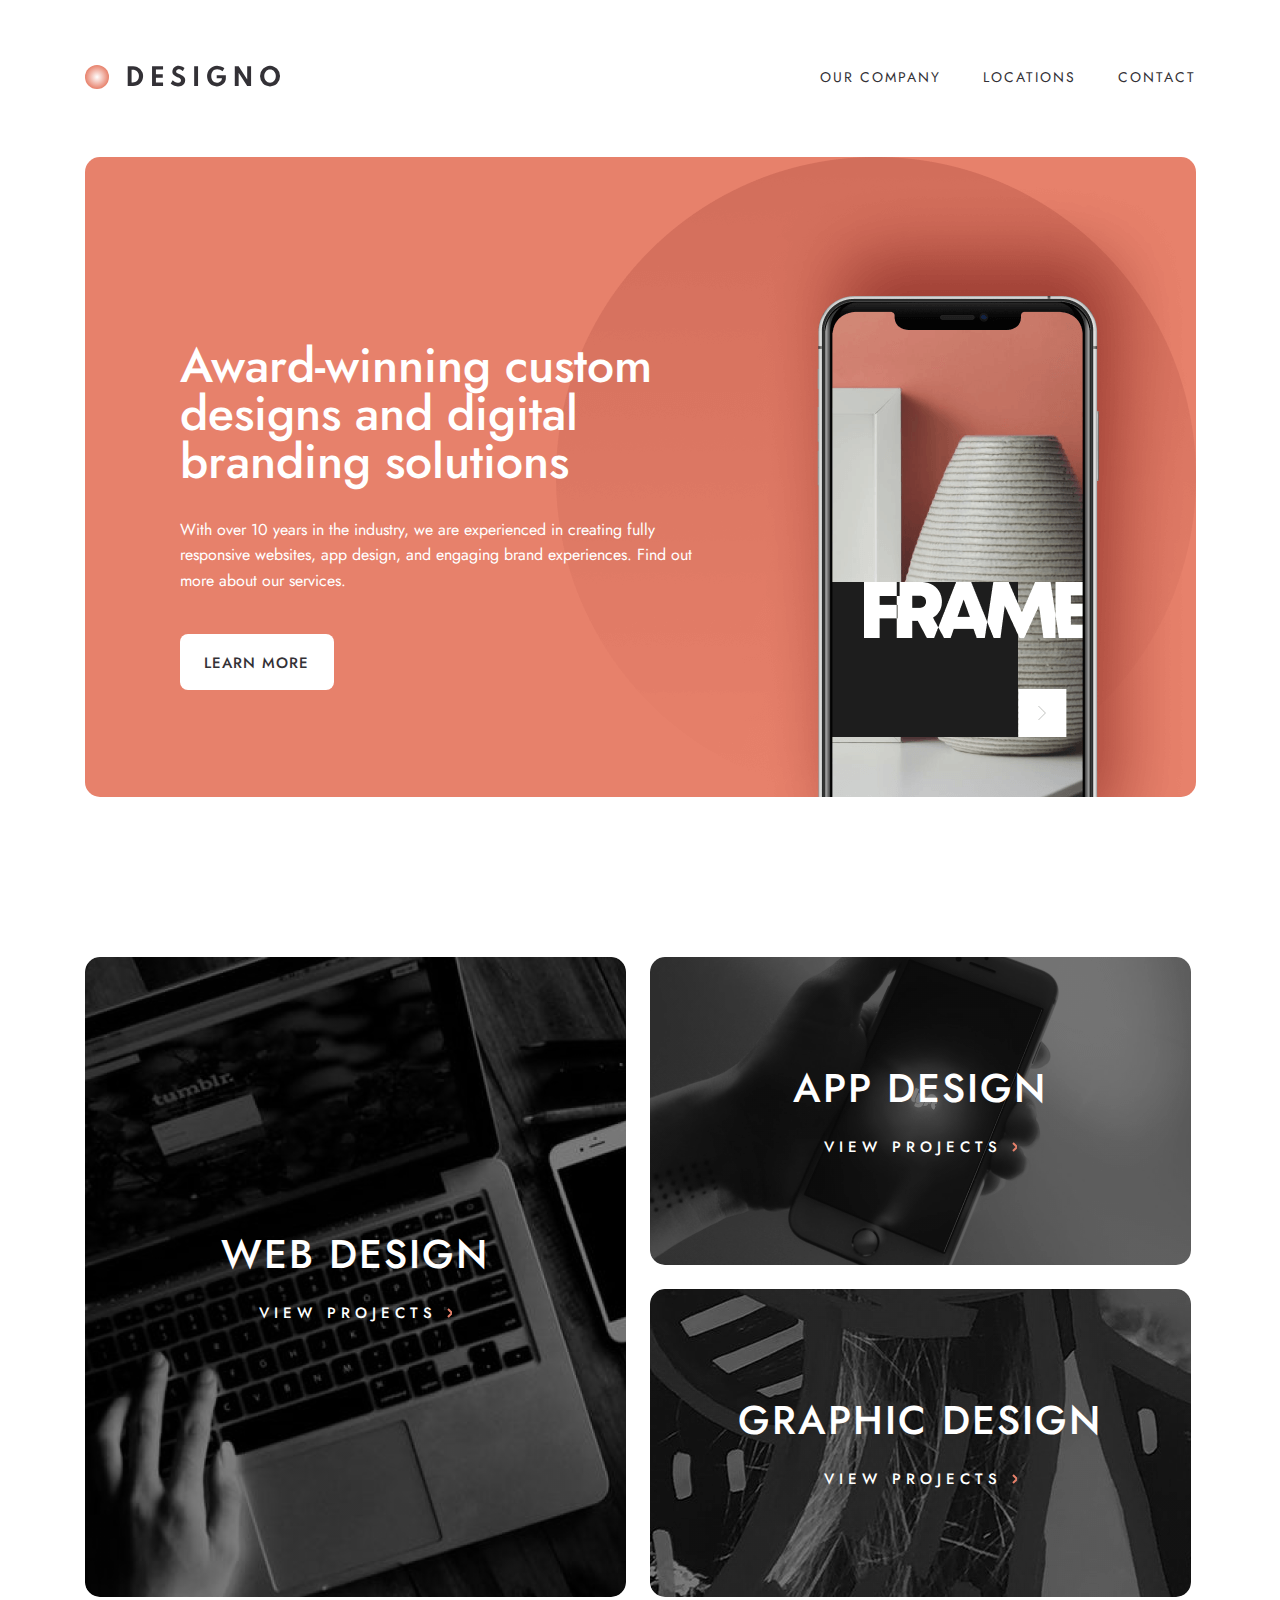
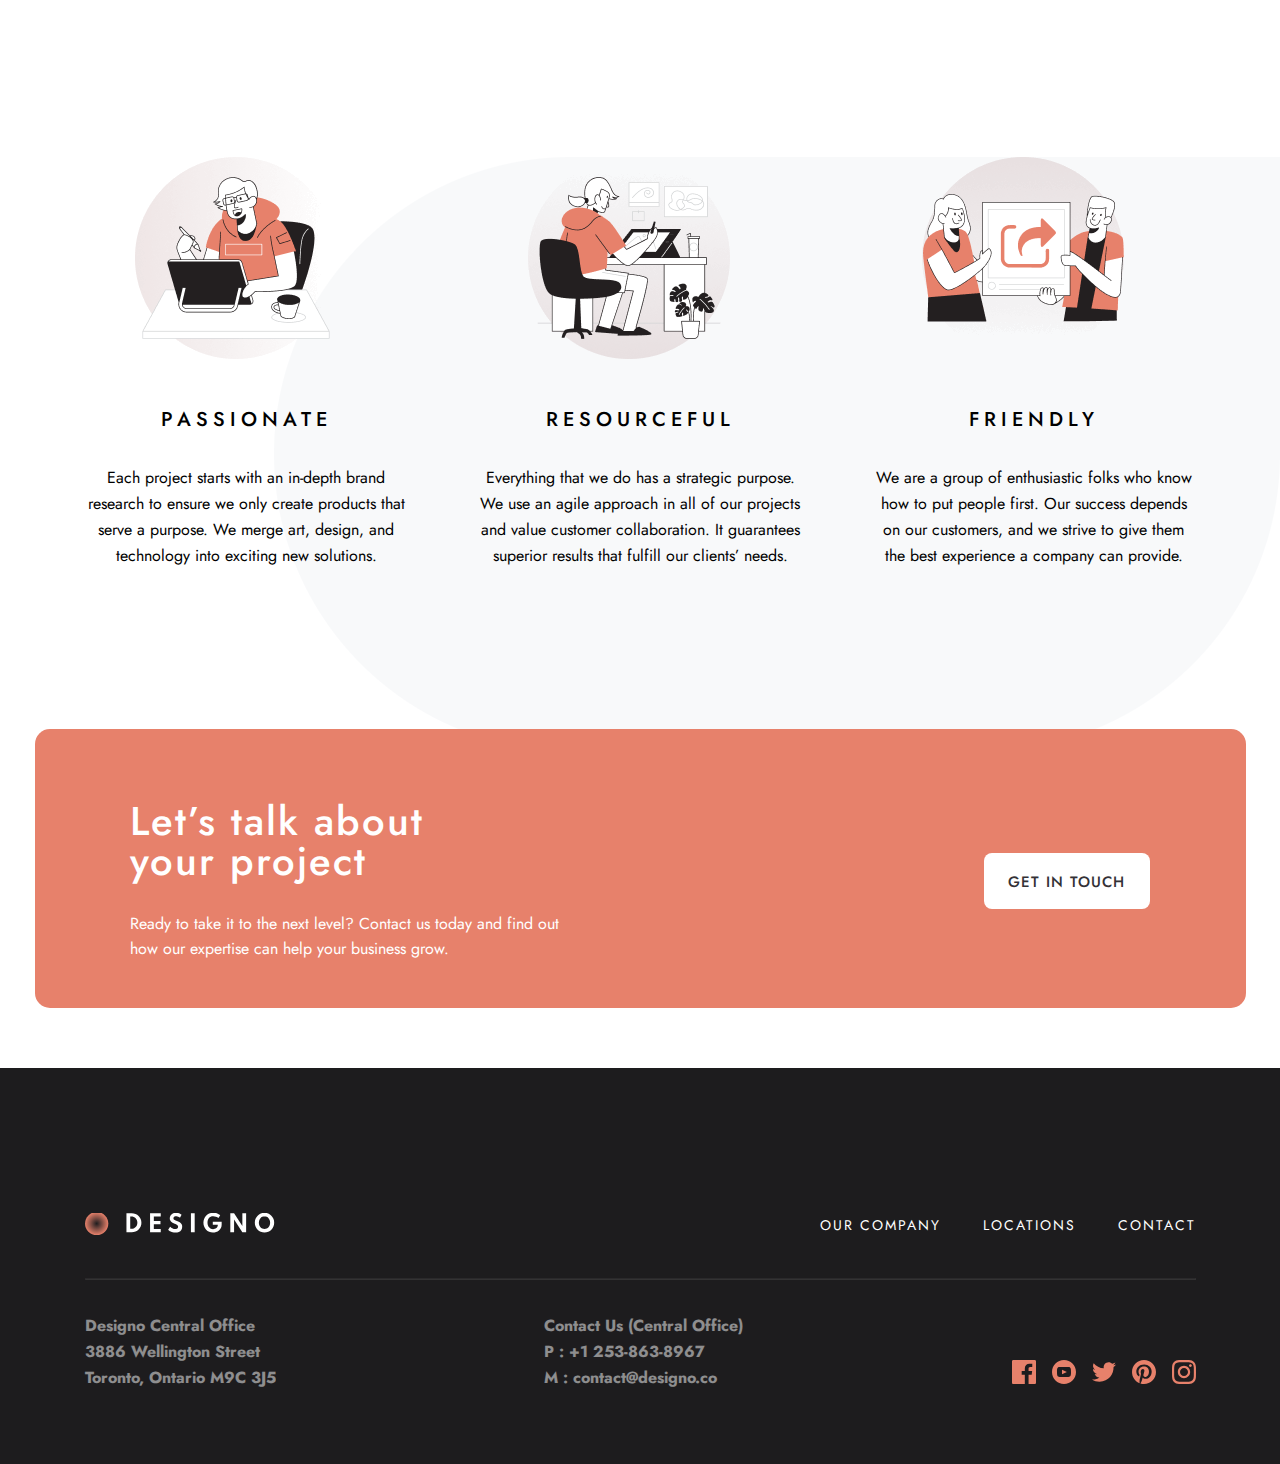
<file: index.html>
<!DOCTYPE html>
<html lang="en">
  <head>
    <meta charset="UTF-8" />
    <meta name="viewport" content="width=device-width, initial-scale=1.0" />
    <title>Designo</title>
    <link rel="stylesheet" href="./css/style.css" />
  </head>
  <body>
    <!-- HEADER START -->
    <header class="header">
      <div class="container header__container">
        <a href="./index.html" class="site__logo">
          <img src="./images/site-logo.svg" alt="" class="site__logo-img" />
        </a>

        <nav class="site__nav">
          <ul class="site__nav-list">
            <li class="nav__item">
              <a href="./about.html" class="sitenav__link">OUR COMPANY</a>
            </li>
            <li class="nav__item">
              <a href="./location.html" class="sitenav__link">LOCATIONS</a>
            </li>
            <li class="nav__item">
              <a href="./contact.html" class="sitenav__link">CONTACT</a>
            </li>
          </ul>
        </nav>

        <img src="./images/hamburger.svg" alt="" class="hamburger" />
      </div>
    </header>
    <!-- HEADER END -->

    <!-- MAIN START-->
    <main class="main">
      <!-- HERO SECTION START -->
      <section class="hero">
        <div class="container hero__container">
          <div class="hero__wrapper">
            <h1 class="hero__title">
              Award-winning custom designs and digital branding solutions
            </h1>
            <p class="hero__text">
              With over 10 years in the industry, we are experienced in creating
              fully responsive websites, app design, and engaging brand
              experiences. Find out more about our services.
            </p>

            <a href="#" class="btn btn-dark hero-btn">LEARN MORE</a>
          </div>

          <!-- <img src="./images/hero-img.png" alt="A phone" class="hero__img" /> -->
          <!-- 
          <img src="./images/oval.png" alt="" class="oval__img" /> -->
        </div>
      </section>
      <!-- HERO SECTION END -->

      <!-- PROJECT SECTION START -->
      <section class="project">
        <div class="container project__container">
          <div class="web__design">
            <h2 class="web__design-title">WEB DESIGN</h2>
            <a href="./webdesign.html" class="web__design-link"
              >VIEW PROJECTS <img src="./images/arrow.svg" alt="" class="arrow"
            /></a>
          </div>
          <div class="web__design">
            <h2 class="web__design-title">APP DESIGN</h2>
            <a href="./appdesign.html" class="web__design-link"
              >VIEW PROJECTS <img src="./images/arrow.svg" alt="" class="arrow"
            /></a>
          </div>
          <div class="web__design">
            <h2 class="web__design-title">GRAPHIC DESIGN</h2>
            <a href="./graphdesign.html" class="web__design-link"
              >VIEW PROJECTS <img src="./images/arrow.svg" alt="" class="arrow"
            /></a>
          </div>
        </div>
      </section>
      <!-- PROJECT SECTION END -->

      <!-- CTA SECTION START -->

      <section class="cta">
        <div class="container cta__container">
          <ul class="cta__list">
            <li class="cta__item">
              <img src="./images/cta1.png" alt="" class="cta__img" />
              <div class="items__wrapper">
                <h3 class="cta__title">PASSIONATE</h3>
                <p class="cta__text">
                  Each project starts with an in-depth brand research to ensure
                  we only create products that serve a purpose. We merge art,
                  design, and technology into exciting new solutions.
                </p>
              </div>
            </li>

            <li class="cta__item">
              <img src="./images/cta2.png" alt="" class="cta__img" />
              <div class="items__wrapper">
                <h3 class="cta__title">RESOURCEFUL</h3>
                <p class="cta__text">
                  Everything that we do has a strategic purpose. We use an agile
                  approach in all of our projects and value customer
                  collaboration. It guarantees superior results that fulfill our
                  clients’ needs.
                </p>
              </div>
            </li>

            <li class="cta__item">
              <img src="./images/cta3.png" alt="" class="cta__img" />
              <div class="items__wrapper">
                <h3 class="cta__title">FRIENDLY</h3>
                <p class="cta__text">
                  We are a group of enthusiastic folks who know how to put
                  people first. Our success depends on our customers, and we
                  strive to give them the best experience a company can provide.
                </p>
              </div>
            </li>
          </ul>
        </div>

        <img src="./images/cta-bg.png" alt="" class="cta__bg" />
      </section>

      <!-- CTA SECTION END -->

      <!-- TOUCH SECTION START -->

      <section class="touch">
        <div class="container touch__container">
          <div class="touch__wrapper">
            <h2 class="touch__title">
              Let’s talk about <br />
              your project
            </h2>

            <p class="touch__desc">
              Ready to take it to the next level? Contact us today and find out
              how our expertise can help your business grow.
            </p>
          </div>

          <a href="#" class="btn btn-light touch-btn">Get in touch</a>
        </div>
      </section>

      <!-- TOUCH SECTION END -->
    </main>
    <!-- MAIN END-->

    <!-- FOOTER START -->
    <footer class="footer">
      <div class="container footer__container">
        <div class="footer__wrapper">
          <a href="./index.html" class="site__logo footer__logo">
            <img
              src="./images/site-logo-foter.svg"
              alt=""
              class="site__logo-img footer__logo-img"
            />
          </a>
          <ul class="site__nav-list">
            <li class="nav__item">
              <a href="./about.html" class="sitenav__link footer__link"
                >OUR COMPANY</a
              >
            </li>
            <li class="nav__item">
              <a href="./location.html" class="sitenav__link footer__link"
                >LOCATIONS</a
              >
            </li>
            <li class="nav__item">
              <a href="./location.html" class="sitenav__link footer__link"
                >CONTACT</a
              >
            </li>
          </ul>
        </div>

        <hr class="footer__line" />

        <div class="footer__bottom">
          <p class="footer__left-text">
            Designo Central Office <br />
            3886 Wellington Street <br />
            Toronto, Ontario M9C 3J5
          </p>

          <p class="footer__left-text middle">
            Contact Us (Central Office) <br />
            P : +1 253-863-8967 <br />
            M : contact@designo.co
          </p>

          <div class="footer__socials">
            <a href="#" class="footer__socials-link">
              <img
                src="./images/socials.svg"
                alt=""
                class="footer__social-img"
              />
            </a>
          </div>
        </div>
      </div>
    </footer>
    <!-- FOOTER END -->
  </body>
</html>
</file>
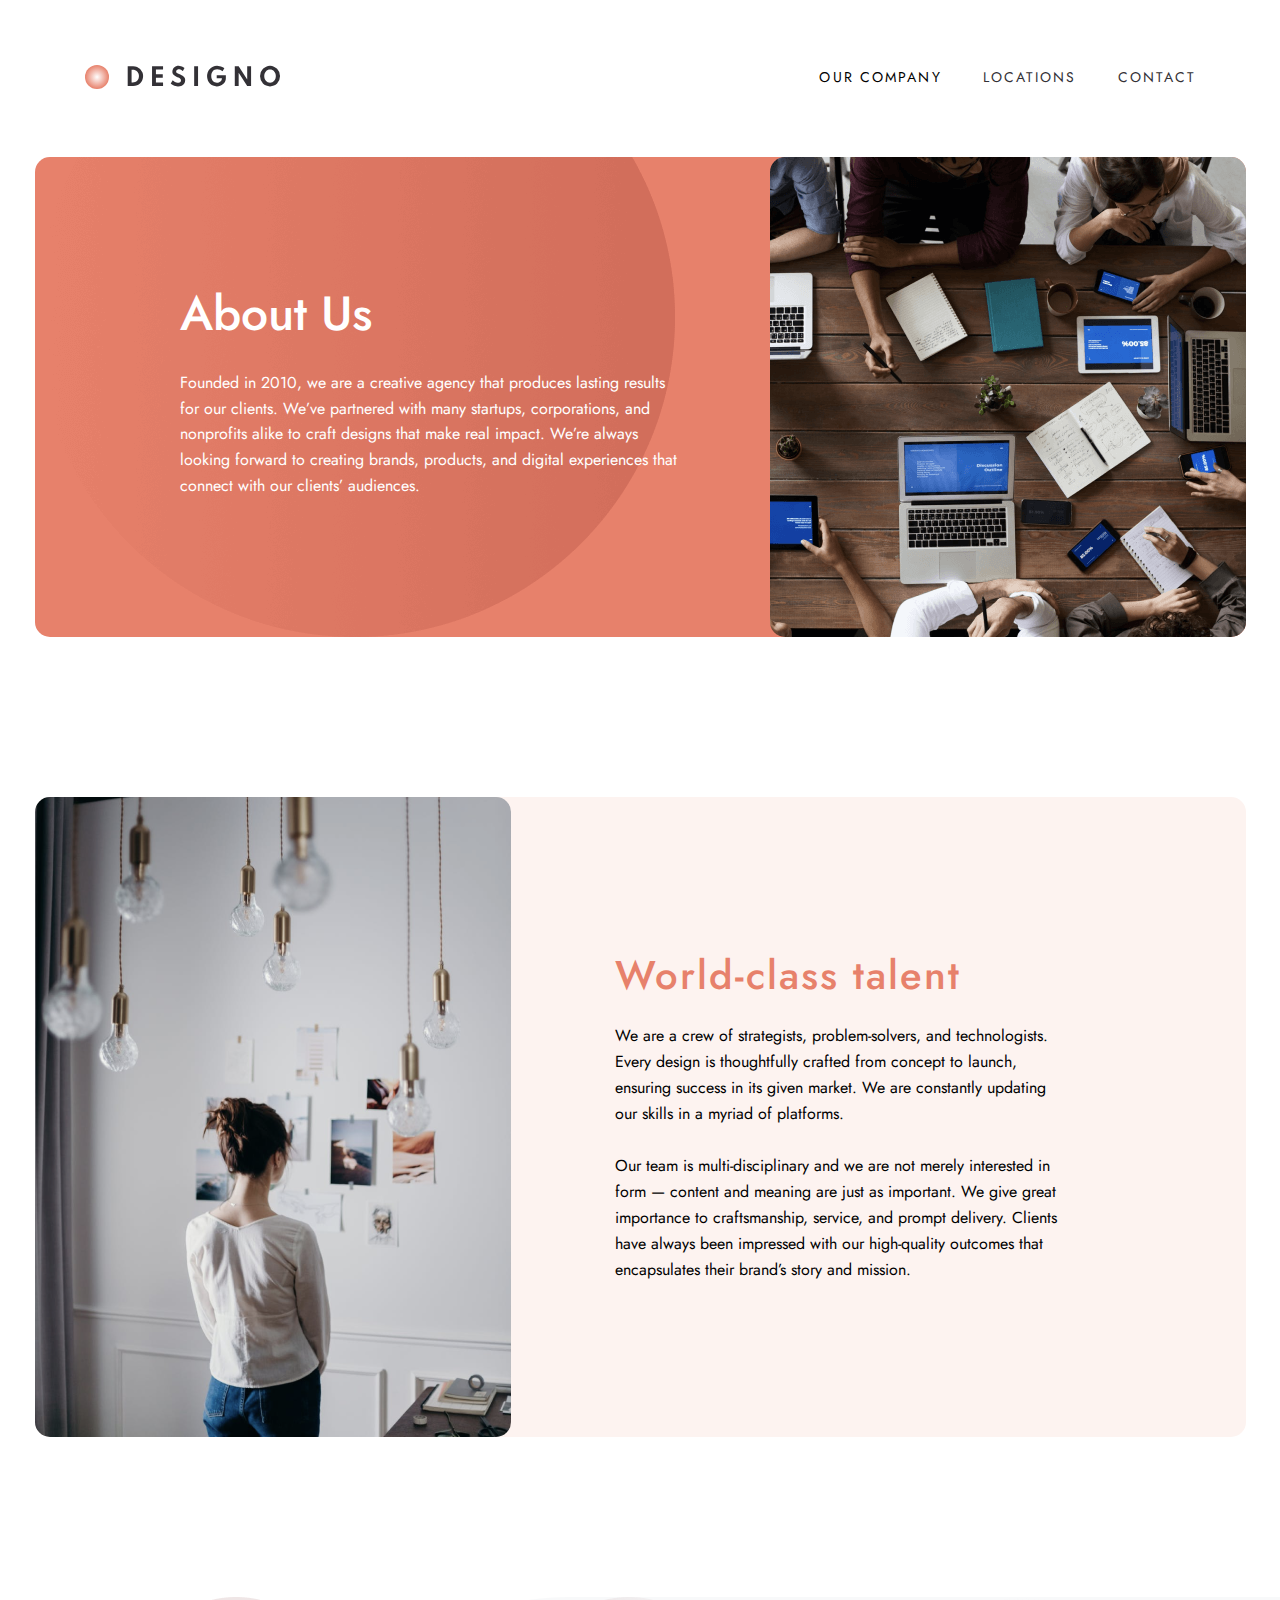
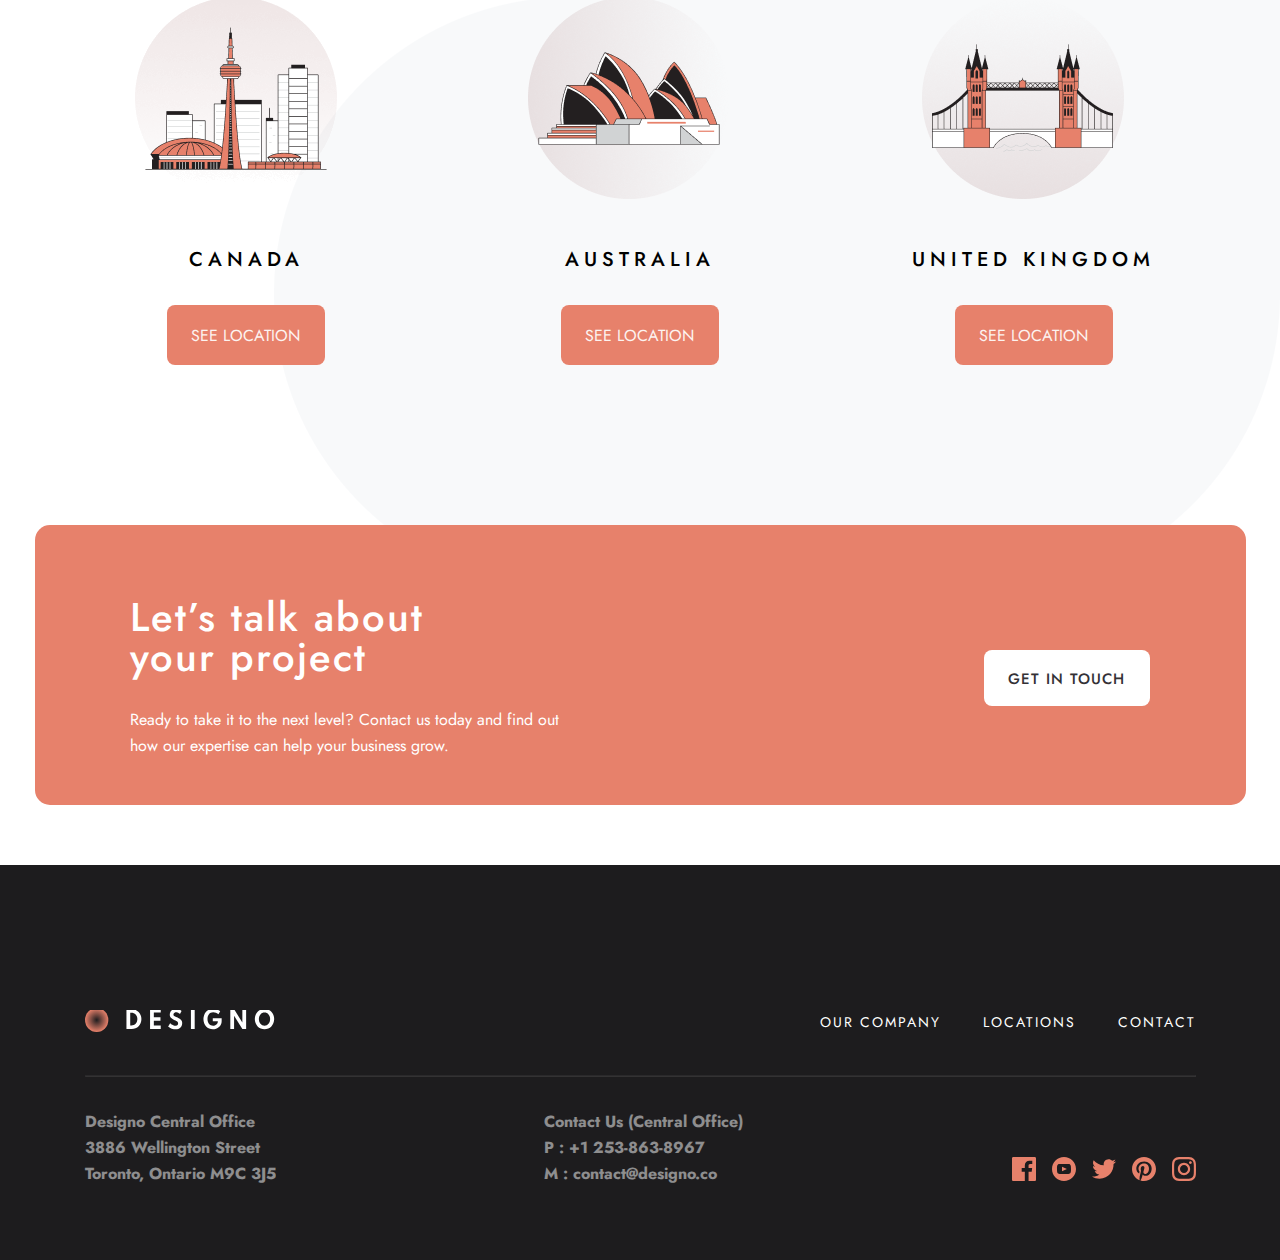
<file: about.html>
<!DOCTYPE html>
<html lang="en">
  <head>
    <meta charset="UTF-8" />
    <meta name="viewport" content="width=device-width, initial-scale=1.0" />
    <title>Designo | About</title>
    <link rel="stylesheet" href="./css/style.css" />
  </head>
  <body>
    <!-- HEADER START -->
    <header class="header">
      <div class="container header__container">
        <a href="./index.html" class="site__logo">
          <img src="./images/site-logo.svg" alt="" class="site__logo-img" />
        </a>

        <nav class="site__nav">
          <ul class="site__nav-list">
            <li class="nav__item">
              <a id="active" href="./about.html" class="sitenav__link"
                >OUR COMPANY</a
              >
            </li>
            <li class="nav__item">
              <a href="./location.html" class="sitenav__link">LOCATIONS</a>
            </li>
            <li class="nav__item">
              <a href="./contact.html" class="sitenav__link">CONTACT</a>
            </li>
          </ul>
        </nav>

        <img src="./images/hamburger.svg" alt="" class="hamburger" />
      </div>
    </header>
    <!-- HEADER END -->

    <!-- MAIN START-->
    <main class="main">
      <!-- HERO SECTION START -->
      <section class="hero">
        <div class="container about__container">
          <div class="about__wrapper">
            <h1 class="hero__title about__title">About Us</h1>
            <p class="hero__text">
              Founded in 2010, we are a creative agency that produces lasting
              results for our clients. We’ve partnered with many startups,
              corporations, and nonprofits alike to craft designs that make real
              impact. We’re always looking forward to creating brands, products,
              and digital experiences that connect with our clients’ audiences.
            </p>
          </div>

          <img src="./images/about-bg.png" alt="" class="about-bg" />
        </div>
      </section>
      <!-- HERO SECTION END -->

      <!-- PROJECT SECTION START -->
      <section class="talant">
        <div class="container talant__container">
          <div class="img__wrapper">
            <img src="./images/talant-bg.png" alt="" class="talant__img" />
          </div>

          <div class="talant__wrapper">
            <h2 class="talant__title">World-class talent</h2>

            <p class="talant__desc">
              We are a crew of strategists, problem-solvers, and technologists.
              Every design is thoughtfully crafted from concept to launch,
              ensuring success in its given market. We are constantly updating
              our skills in a myriad of platforms. <br />
              <br />

              Our team is multi-disciplinary and we are not merely interested in
              form — content and meaning are just as important. We give great
              importance to craftsmanship, service, and prompt delivery. Clients
              have always been impressed with our high-quality outcomes that
              encapsulates their brand’s story and mission.
            </p>
          </div>
        </div>
      </section>
      <!-- PROJECT SECTION END -->

      <!-- CTA SECTION START -->

      <section class="cta">
        <div class="container cta__container">
          <ul class="cta__list">
            <li class="cta__item">
              <img src="./images/loc1.png" alt="" class="cta__img" />
              <div class="items__wrapper">
                <h3 class="cta__title">CANADA</h3>
                <a href="#" class="btn see__loc btn-light">SEE LOCATION</a>
              </div>
            </li>

            <li class="cta__item">
              <img src="./images/loc2.png" alt="" class="cta__img" />
              <div class="items__wrapper">
                <h3 class="cta__title">AUSTRALIA</h3>
                <a href="#" class="btn see__loc btn-light">SEE LOCATION</a>
              </div>
            </li>

            <li class="cta__item">
              <img src="./images/loc3.png" alt="" class="cta__img" />
              <div class="items__wrapper">
                <h3 class="cta__title">UNITED KINGDOM</h3>
                <a href="#" class="btn see__loc btn-light">SEE LOCATION</a>
              </div>
            </li>
          </ul>
        </div>

        <img src="./images/cta-bg.png" alt="" class="cta__bg" />
      </section>

      <!-- CTA SECTION END -->

      <!-- TOUCH SECTION START -->

      <section class="touch">
        <div class="container touch__container">
          <div class="touch__wrapper">
            <h2 class="touch__title">
              Let’s talk about <br />
              your project
            </h2>

            <p class="touch__desc">
              Ready to take it to the next level? Contact us today and find out
              how our expertise can help your business grow.
            </p>
          </div>

          <a href="#" class="btn btn-light touch-btn">Get in touch</a>
        </div>
      </section>

      <!-- TOUCH SECTION END -->
    </main>
    <!-- MAIN END-->

    <!-- FOOTER START -->
    <footer class="footer">
      <div class="container footer__container">
        <div class="footer__wrapper">
          <a href="./index.html" class="site__logo footer__logo">
            <img
              src="./images/site-logo-foter.svg"
              alt=""
              class="site__logo-img footer__logo-img"
            />
          </a>
          <ul class="site__nav-list">
            <li class="nav__item">
              <a href="./about.html" class="sitenav__link footer__link"
                >OUR COMPANY</a
              >
            </li>
            <li class="nav__item">
              <a href="./location.html" class="sitenav__link footer__link"
                >LOCATIONS</a
              >
            </li>
            <li class="nav__item">
              <a href="./contact.html" class="sitenav__link footer__link"
                >CONTACT</a
              >
            </li>
          </ul>
        </div>

        <hr class="footer__line" />

        <div class="footer__bottom">
          <p class="footer__left-text">
            Designo Central Office <br />
            3886 Wellington Street <br />
            Toronto, Ontario M9C 3J5
          </p>

          <p class="footer__left-text middle">
            Contact Us (Central Office) <br />
            P : +1 253-863-8967 <br />
            M : contact@designo.co
          </p>

          <div class="footer__socials">
            <a href="#" class="footer__socials-link">
              <img
                src="./images/socials.svg"
                alt=""
                class="footer__social-img"
              />
            </a>
          </div>
        </div>
      </div>
    </footer>
    <!-- FOOTER END -->
  </body>
</html>
</file>
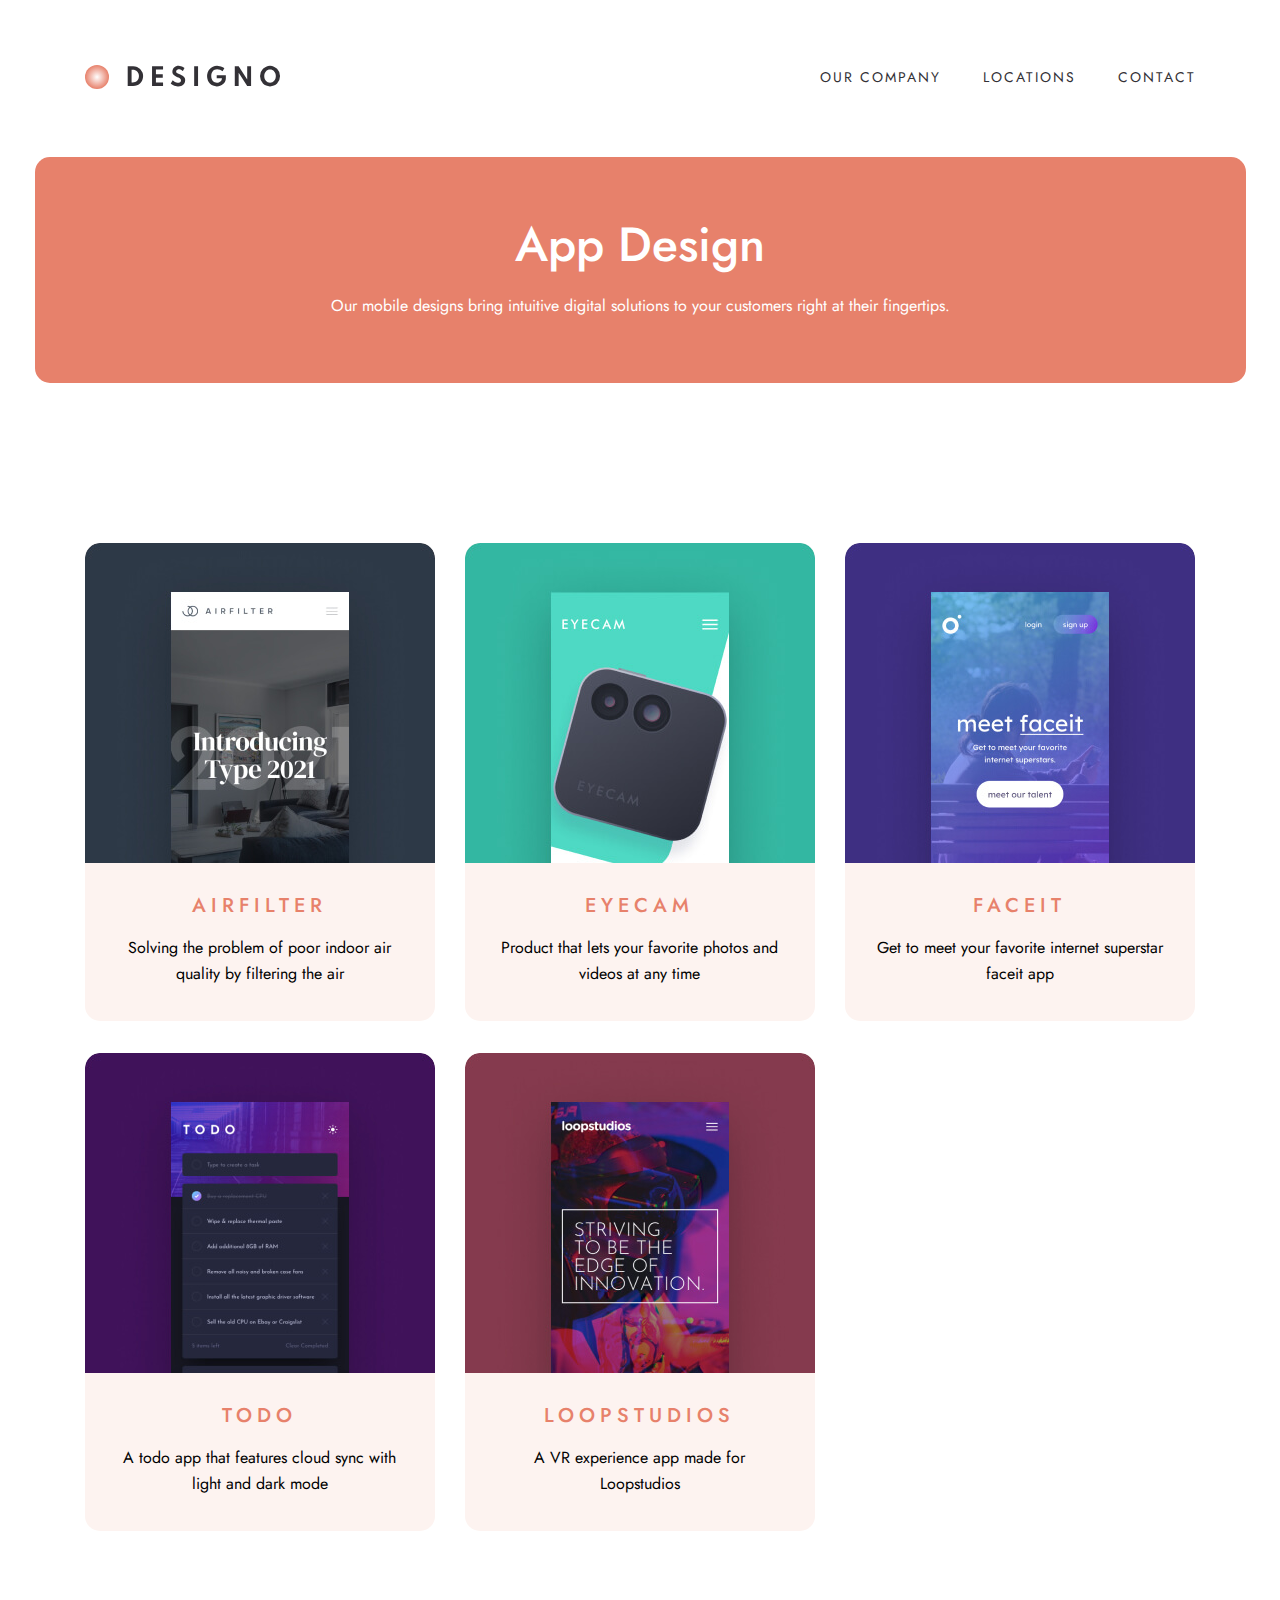
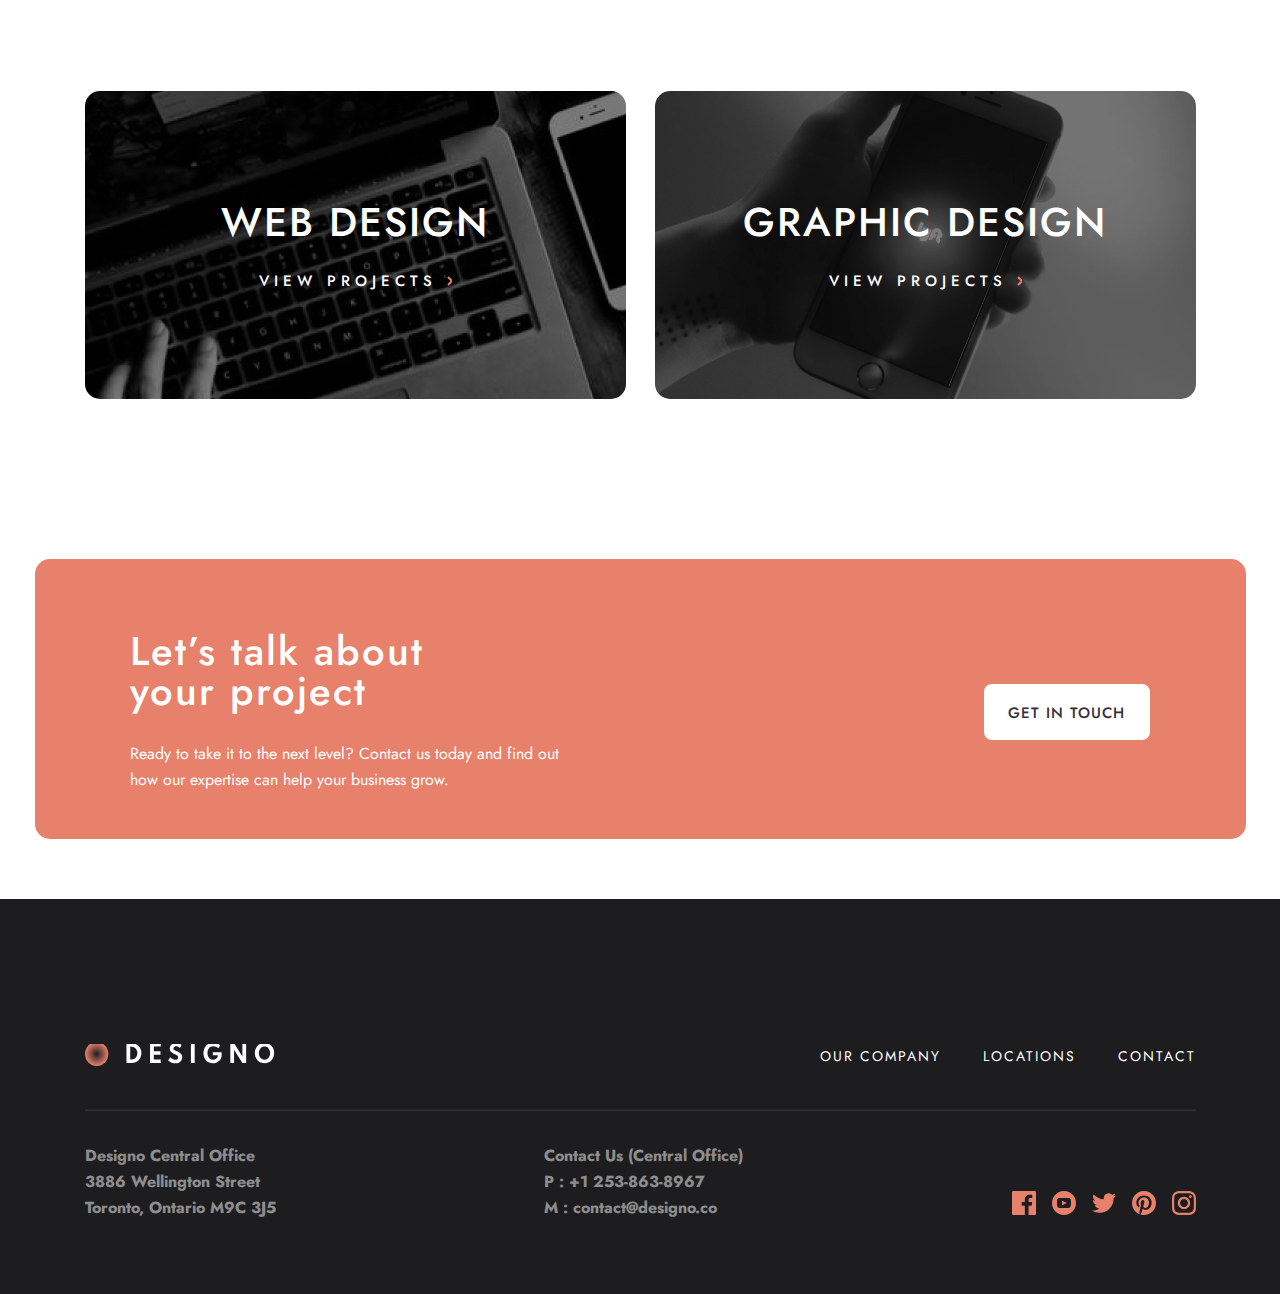
<file: appdesign.html>
<!DOCTYPE html>
<html lang="en">
  <head>
    <meta charset="UTF-8" />
    <meta name="viewport" content="width=device-width, initial-scale=1.0" />
    <title>Designo | APP DESIGN</title>
    <link rel="stylesheet" href="./css/style.css" />
  </head>
  <body>
    <!-- HEADER START -->
    <header class="header">
      <div class="container header__container">
        <a href="./index.html" class="site__logo">
          <img src="./images/site-logo.svg" alt="" class="site__logo-img" />
        </a>

        <nav class="site__nav">
          <ul class="site__nav-list">
            <li class="nav__item">
              <a href="./about.html" class="sitenav__link">OUR COMPANY</a>
            </li>
            <li class="nav__item">
              <a href="./location.html" class="sitenav__link">LOCATIONS</a>
            </li>
            <li class="nav__item">
              <a href="./contact.html" class="sitenav__link">CONTACT</a>
            </li>
          </ul>
        </nav>

        <img src="./images/hamburger.svg" alt="" class="hamburger" />
      </div>
    </header>
    <!-- HEADER END -->

    <!-- MAIN START-->
    <main class="main">
      <!-- HERO SECTION START -->
      <section class="hero">
        <div class="container webdes__container">
          <div class="webdes__wrapper">
            <h1 class="webdes__title">App Design</h1>
            <p class="webdes__text">
              Our mobile designs bring intuitive digital solutions to your
              customers right at their fingertips.
            </p>
          </div>
        </div>
      </section>
      <!-- HERO SECTION END -->

      <!-- PORTFOLIO SECTION START -->

      <section class="port">
        <div class="container">
          <ul class="portfolio__list">
            <li class="portfolio__item">
              <img
                src="./images/app-poject2.jpg"
                alt=""
                class="portfolio-img"
              />
              <div class="portfolio__item-wrapper">
                <h3 class="portfolio__title">AIRFILTER</h3>
                <p class="portfolio__desc">
                  Solving the problem of poor indoor air quality by filtering
                  the air
                </p>
              </div>
            </li>

            <li class="portfolio__item">
              <img
                src="./images/app-poject1.jpg"
                alt=""
                class="portfolio-img"
              />
              <div class="portfolio__item-wrapper">
                <h3 class="portfolio__title">EYECAM</h3>
                <p class="portfolio__desc">
                  Product that lets your favorite photos and videos at any time
                </p>
              </div>
            </li>

            <li class="portfolio__item">
              <img
                src="./images/app-poject3.jpg"
                alt=""
                class="portfolio-img"
              />
              <div class="portfolio__item-wrapper">
                <h3 class="portfolio__title">FACEIT</h3>
                <p class="portfolio__desc">
                  Get to meet your favorite internet superstar faceit app
                </p>
              </div>
            </li>

            <li class="portfolio__item">
              <img
                src="./images//app-poject4.jpg"
                alt=""
                class="portfolio-img"
              />
              <div class="portfolio__item-wrapper">
                <h3 class="portfolio__title">TODO</h3>
                <p class="portfolio__desc">
                  A todo app that features cloud sync with light and dark mode
                </p>
              </div>
            </li>

            <li class="portfolio__item">
              <img
                src="./images/app-poject5.jpg"
                alt=""
                class="portfolio-img"
              />
              <div class="portfolio__item-wrapper">
                <h3 class="portfolio__title">LOOPSTUDIOS</h3>
                <p class="portfolio__desc">
                  A VR experience app made for Loopstudios
                </p>
              </div>
            </li>
          </ul>
        </div>
      </section>

      <!-- PORTFOLIO SECTION END -->

      <!-- PROJECT SECTION START -->
      <section class="project">
        <div class="container project__container webdesign__container">
          <div class="web__design webdesign__part">
            <h2 class="web__design-title">WEB DESIGN</h2>
            <a href="./webdesign.html" class="web__design-link"
              >VIEW PROJECTS <img src="./images/arrow.svg" alt="" class="arrow"
            /></a>
          </div>
          <div class="web__design webdesign__part">
            <h2 class="web__design-title">GRAPHIC DESIGN</h2>
            <a href="./graphdesign.html" class="web__design-link"
              >VIEW PROJECTS <img src="./images/arrow.svg" alt="" class="arrow"
            /></a>
          </div>
        </div>
      </section>
      <!-- PROJECT SECTION END -->

      <!-- TOUCH SECTION START -->

      <section class="touch">
        <div class="container touch__container">
          <div class="touch__wrapper">
            <h2 class="touch__title">
              Let’s talk about <br />
              your project
            </h2>

            <p class="touch__desc">
              Ready to take it to the next level? Contact us today and find out
              how our expertise can help your business grow.
            </p>
          </div>

          <a href="#" class="btn btn-light touch-btn">Get in touch</a>
        </div>
      </section>

      <!-- TOUCH SECTION END -->
    </main>
    <!-- MAIN END-->

    <!-- FOOTER START -->
    <footer class="footer">
      <div class="container footer__container">
        <div class="footer__wrapper">
          <a href="./index.html" class="site__logo footer__logo">
            <img
              src="./images/site-logo-foter.svg"
              alt=""
              class="site__logo-img footer__logo-img"
            />
          </a>
          <ul class="site__nav-list">
            <li class="nav__item">
              <a href="./about.html" class="sitenav__link footer__link"
                >OUR COMPANY</a
              >
            </li>
            <li class="nav__item">
              <a href="./location.html" class="sitenav__link footer__link"
                >LOCATIONS</a
              >
            </li>
            <li class="nav__item">
              <a href="./contact.html" class="sitenav__link footer__link"
                >CONTACT</a
              >
            </li>
          </ul>
        </div>

        <hr class="footer__line" />

        <div class="footer__bottom">
          <p class="footer__left-text">
            Designo Central Office <br />
            3886 Wellington Street <br />
            Toronto, Ontario M9C 3J5
          </p>

          <p class="footer__left-text middle">
            Contact Us (Central Office) <br />
            P : +1 253-863-8967 <br />
            M : contact@designo.co
          </p>

          <div class="footer__socials">
            <a href="#" class="footer__socials-link">
              <img
                src="./images/socials.svg"
                alt=""
                class="footer__social-img"
              />
            </a>
          </div>
        </div>
      </div>
    </footer>
    <!-- FOOTER END -->
  </body>
</html>
</file>
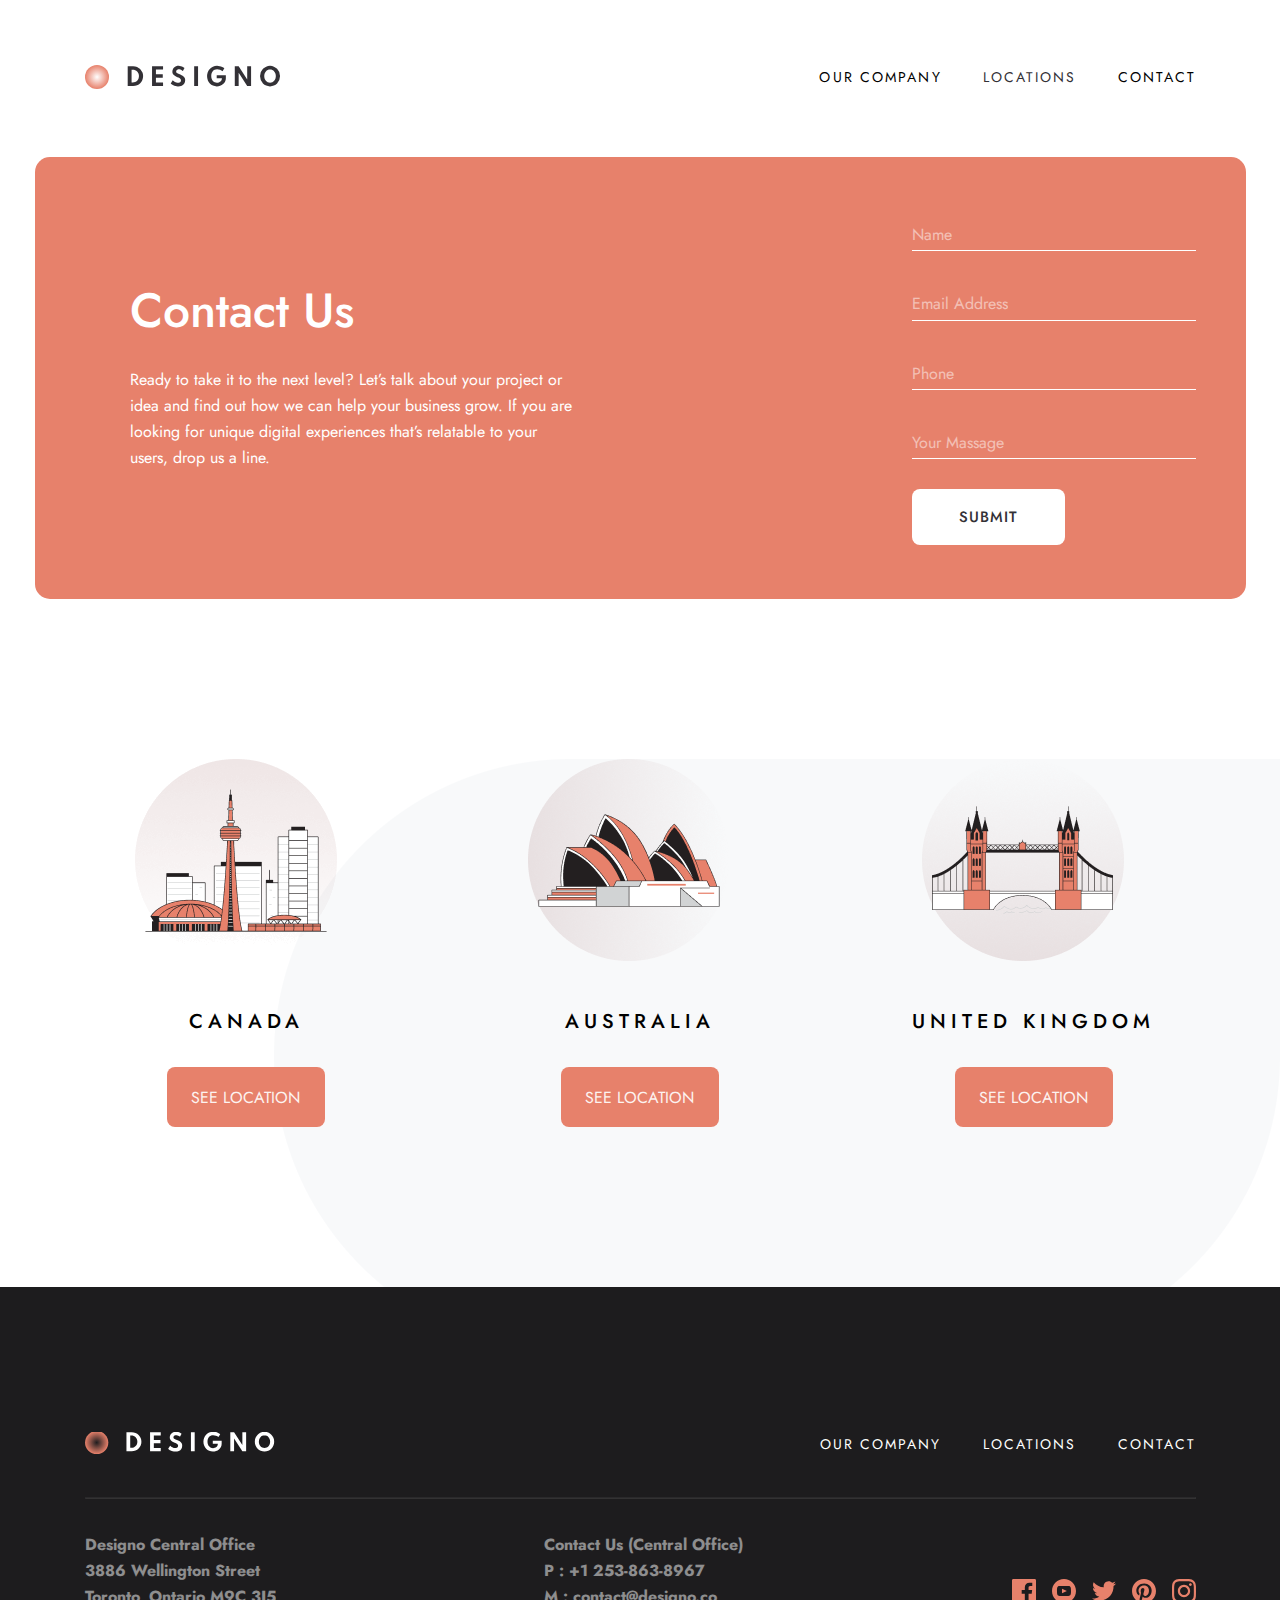
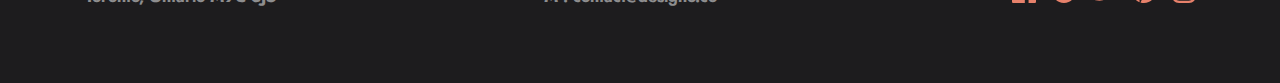
<file: contact.html>
<!DOCTYPE html>
<html lang="en">
  <head>
    <meta charset="UTF-8" />
    <meta name="viewport" content="width=device-width, initial-scale=1.0" />
    <title>Designo | CONTACT</title>
    <link rel="stylesheet" href="./css/style.css" />
  </head>
  <body>
    <!-- HEADER START -->
    <header class="header">
      <div class="container header__container">
        <a href="./index.html" class="site__logo">
          <img src="./images/site-logo.svg" alt="" class="site__logo-img" />
        </a>

        <nav class="site__nav">
          <ul class="site__nav-list">
            <li class="nav__item">
              <a id="active" href="./about.html" class="sitenav__link"
                >OUR COMPANY</a
              >
            </li>
            <li class="nav__item">
              <a href="./location.html" class="sitenav__link">LOCATIONS</a>
            </li>
            <li class="nav__item">
              <a id="active" href="./contact.html" class="sitenav__link"
                >CONTACT</a
              >
            </li>
          </ul>
        </nav>

        <img src="./images/hamburger.svg" alt="" class="hamburger" />
      </div>
    </header>
    <!-- HEADER END -->

    <!-- MAIN START-->
    <main class="main">
      <!-- HERO SECTION START -->
      <section class="hero">
        <div class="container contact__container">
          <div class="left__wrapper">
            <h1 class="contact__title">Contact Us</h1>
            <p class="contact__desc">
              Ready to take it to the next level? Let’s talk about your project
              or idea and find out how we can help your business grow. If you
              are looking for unique digital experiences that’s relatable to
              your users, drop us a line.
            </p>
          </div>

          <div class="login-box">
            <form>
              <div class="user-box">
                <input type="text" required />
                <label>Name</label>
              </div>
              <div class="user-box">
                <input type="password" required />
                <label>Email Address</label>
              </div>
              <div class="user-box">
                <input type="number" required />
                <label>Phone</label>
              </div>

              <div class="user-box">
                <input type="text" required />
                <label>Your Massage</label>
              </div>
              <a href="#" class="btn btn-light form-btn">SUBMIT</a>
            </form>
          </div>
        </div>
      </section>
      <!-- HERO SECTION END -->

      <!-- CTA SECTION START -->

      <section class="cta">
        <div class="container cta__container">
          <ul class="cta__list">
            <li class="cta__item">
              <img src="./images/loc1.png" alt="" class="cta__img" />
              <div class="items__wrapper">
                <h3 class="cta__title">CANADA</h3>
                <a href="#" class="btn see__loc btn-light">SEE LOCATION</a>
              </div>
            </li>

            <li class="cta__item">
              <img src="./images/loc2.png" alt="" class="cta__img" />
              <div class="items__wrapper">
                <h3 class="cta__title">AUSTRALIA</h3>
                <a href="#" class="btn see__loc btn-light">SEE LOCATION</a>
              </div>
            </li>

            <li class="cta__item">
              <img src="./images/loc3.png" alt="" class="cta__img" />
              <div class="items__wrapper">
                <h3 class="cta__title">UNITED KINGDOM</h3>
                <a href="#" class="btn see__loc btn-light">SEE LOCATION</a>
              </div>
            </li>
          </ul>
        </div>

        <img src="./images/cta-bg.png" alt="" class="cta__bg" />
      </section>

      <!-- CTA SECTION END -->
    </main>
    <!-- MAIN END-->

    <!-- FOOTER START -->
    <footer class="footer">
      <div class="container footer__container">
        <div class="footer__wrapper">
          <a href="./index.html" class="site__logo footer__logo">
            <img
              src="./images/site-logo-foter.svg"
              alt=""
              class="site__logo-img footer__logo-img"
            />
          </a>
          <ul class="site__nav-list">
            <li class="nav__item">
              <a href="./about.html" class="sitenav__link footer__link"
                >OUR COMPANY</a
              >
            </li>
            <li class="nav__item">
              <a href="./location.html" class="sitenav__link footer__link"
                >LOCATIONS</a
              >
            </li>
            <li class="nav__item">
              <a href="./contact.html" class="sitenav__link footer__link"
                >CONTACT</a
              >
            </li>
          </ul>
        </div>

        <hr class="footer__line" />

        <div class="footer__bottom">
          <p class="footer__left-text">
            Designo Central Office <br />
            3886 Wellington Street <br />
            Toronto, Ontario M9C 3J5
          </p>

          <p class="footer__left-text middle">
            Contact Us (Central Office) <br />
            P : +1 253-863-8967 <br />
            M : contact@designo.co
          </p>

          <div class="footer__socials">
            <a href="#" class="footer__socials-link">
              <img
                src="./images/socials.svg"
                alt=""
                class="footer__social-img"
              />
            </a>
          </div>
        </div>
      </div>
    </footer>
    <!-- FOOTER END -->
  </body>
</html>
</file>
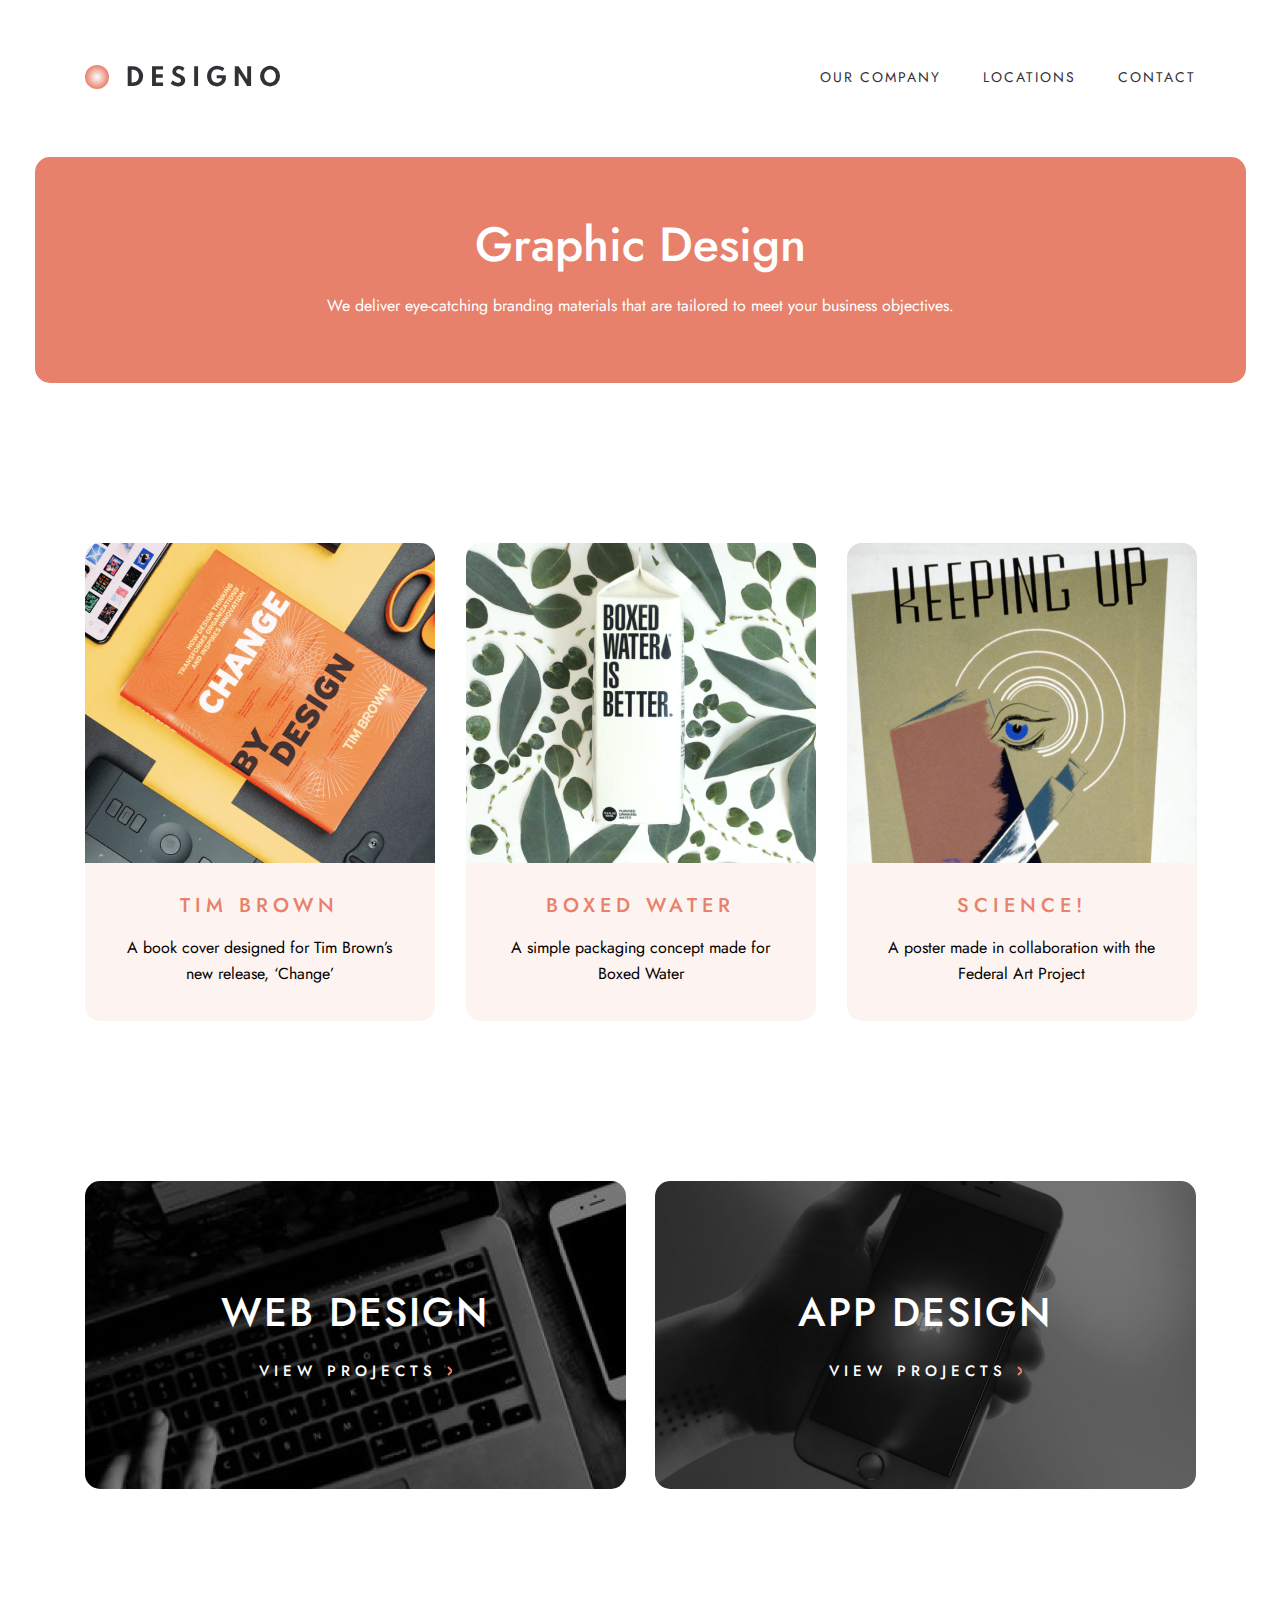
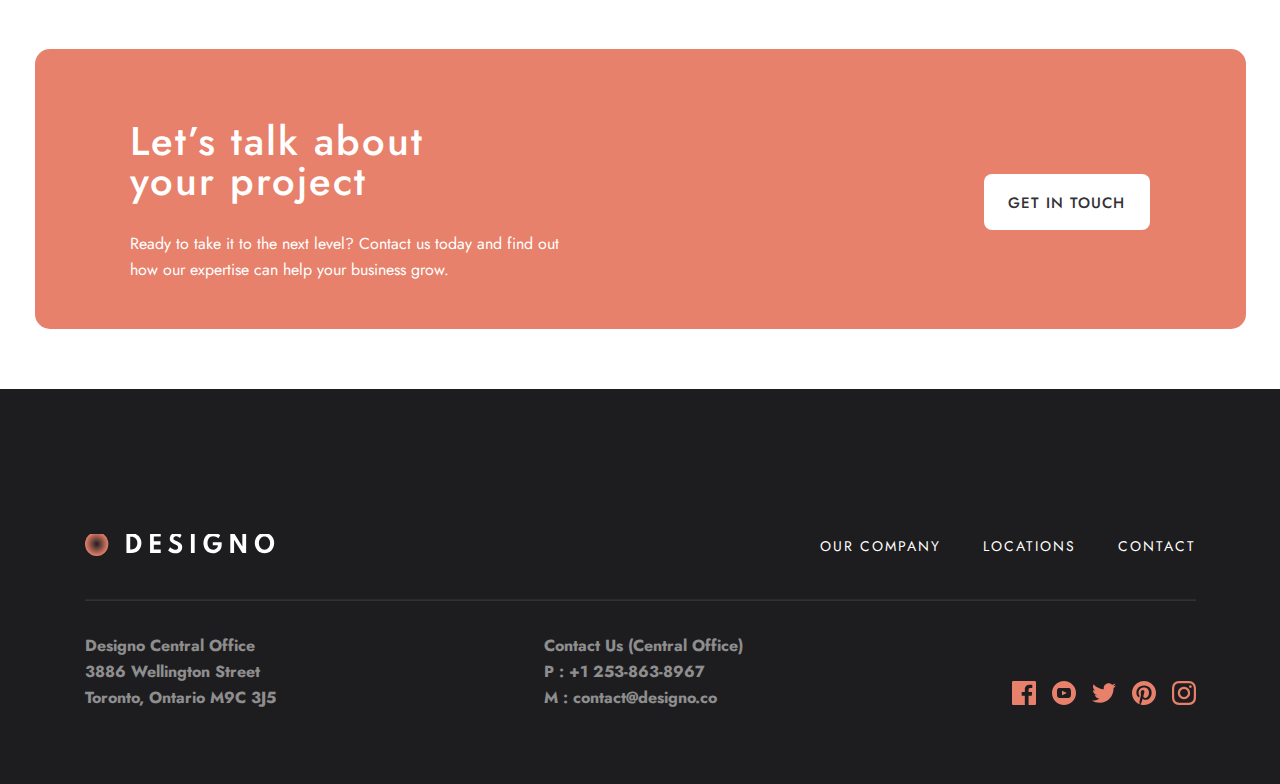
<file: graphdesign.html>
<!DOCTYPE html>
<html lang="en">
  <head>
    <meta charset="UTF-8" />
    <meta name="viewport" content="width=device-width, initial-scale=1.0" />
    <title>Designo | Graph DESIGN</title>
    <link rel="stylesheet" href="./css/style.css" />
  </head>
  <body>
    <!-- HEADER START -->
    <header class="header">
      <div class="container header__container">
        <a href="./index.html" class="site__logo">
          <img src="./images/site-logo.svg" alt="" class="site__logo-img" />
        </a>

        <nav class="site__nav">
          <ul class="site__nav-list">
            <li class="nav__item">
              <a href="./about.html" class="sitenav__link">OUR COMPANY</a>
            </li>
            <li class="nav__item">
              <a href="./location.html" class="sitenav__link">LOCATIONS</a>
            </li>
            <li class="nav__item">
              <a href="./contact.html" class="sitenav__link">CONTACT</a>
            </li>
          </ul>
        </nav>

        <img src="./images/hamburger.svg" alt="" class="hamburger" />
      </div>
    </header>
    <!-- HEADER END -->

    <!-- MAIN START-->
    <main class="main">
      <!-- HERO SECTION START -->
      <section class="hero">
        <div class="container webdes__container">
          <div class="webdes__wrapper">
            <h1 class="webdes__title">Graphic Design</h1>
            <p class="webdes__text">
              We deliver eye-catching branding materials that are tailored to
              meet your business objectives.
            </p>
          </div>
        </div>
      </section>
      <!-- HERO SECTION END -->

      <!-- PORTFOLIO SECTION START -->

      <section class="port">
        <div class="container">
          <ul class="graph__list">
            <li class="graph__item">
              <img src="./images/graph1.png" alt="" class="portfolio-img" />
              <div class="portfolio__item-wrapper">
                <h3 class="portfolio__title">TIM BROWN</h3>
                <p class="portfolio__desc">
                  A book cover designed for Tim Brown’s new release, ‘Change’
                </p>
              </div>
            </li>

            <li class="graph__item">
              <img src="./images/graph2.png" alt="" class="portfolio-img" />
              <div class="portfolio__item-wrapper">
                <h3 class="portfolio__title">BOXED WATER</h3>
                <p class="portfolio__desc">
                  A simple packaging concept made for Boxed Water
                </p>
              </div>
            </li>

            <li class="graph__item">
              <img src="./images/graph3.png" alt="" class="portfolio-img" />
              <div class="portfolio__item-wrapper">
                <h3 class="portfolio__title">SCIENCE!</h3>
                <p class="portfolio__desc">
                  A poster made in collaboration with the Federal Art Project
                </p>
              </div>
            </li>
          </ul>
        </div>
      </section>

      <!-- PORTFOLIO SECTION END -->

      <!-- PROJECT SECTION START -->
      <section class="project">
        <div class="container project__container webdesign__container">
          <div class="web__design webdesign__part">
            <h2 class="web__design-title">WEB DESIGN</h2>
            <a href="./webdesign.html" class="web__design-link"
              >VIEW PROJECTS <img src="./images/arrow.svg" alt="" class="arrow"
            /></a>
          </div>
          <div class="web__design webdesign__part">
            <h2 class="web__design-title">APP DESIGN</h2>
            <a href="./appdesign.html" class="web__design-link"
              >VIEW PROJECTS <img src="./images/arrow.svg" alt="" class="arrow"
            /></a>
          </div>
        </div>
      </section>
      <!-- PROJECT SECTION END -->

      <!-- TOUCH SECTION START -->

      <section class="touch">
        <div class="container touch__container">
          <div class="touch__wrapper">
            <h2 class="touch__title">
              Let’s talk about <br />
              your project
            </h2>

            <p class="touch__desc">
              Ready to take it to the next level? Contact us today and find out
              how our expertise can help your business grow.
            </p>
          </div>

          <a href="#" class="btn btn-light touch-btn">Get in touch</a>
        </div>
      </section>

      <!-- TOUCH SECTION END -->
    </main>
    <!-- MAIN END-->

    <!-- FOOTER START -->
    <footer class="footer">
      <div class="container footer__container">
        <div class="footer__wrapper">
          <a href="./index.html" class="site__logo footer__logo">
            <img
              src="./images/site-logo-foter.svg"
              alt=""
              class="site__logo-img footer__logo-img"
            />
          </a>
          <ul class="site__nav-list">
            <li class="nav__item">
              <a href="./about.html" class="sitenav__link footer__link"
                >OUR COMPANY</a
              >
            </li>
            <li class="nav__item">
              <a href="./location.html" class="sitenav__link footer__link"
                >LOCATIONS</a
              >
            </li>
            <li class="nav__item">
              <a href="./contact.html" class="sitenav__link footer__link"
                >CONTACT</a
              >
            </li>
          </ul>
        </div>

        <hr class="footer__line" />

        <div class="footer__bottom">
          <p class="footer__left-text">
            Designo Central Office <br />
            3886 Wellington Street <br />
            Toronto, Ontario M9C 3J5
          </p>

          <p class="footer__left-text middle">
            Contact Us (Central Office) <br />
            P : +1 253-863-8967 <br />
            M : contact@designo.co
          </p>

          <div class="footer__socials">
            <a href="#" class="footer__socials-link">
              <img
                src="./images/socials.svg"
                alt=""
                class="footer__social-img"
              />
            </a>
          </div>
        </div>
      </div>
    </footer>
    <!-- FOOTER END -->
  </body>
</html>
</file>
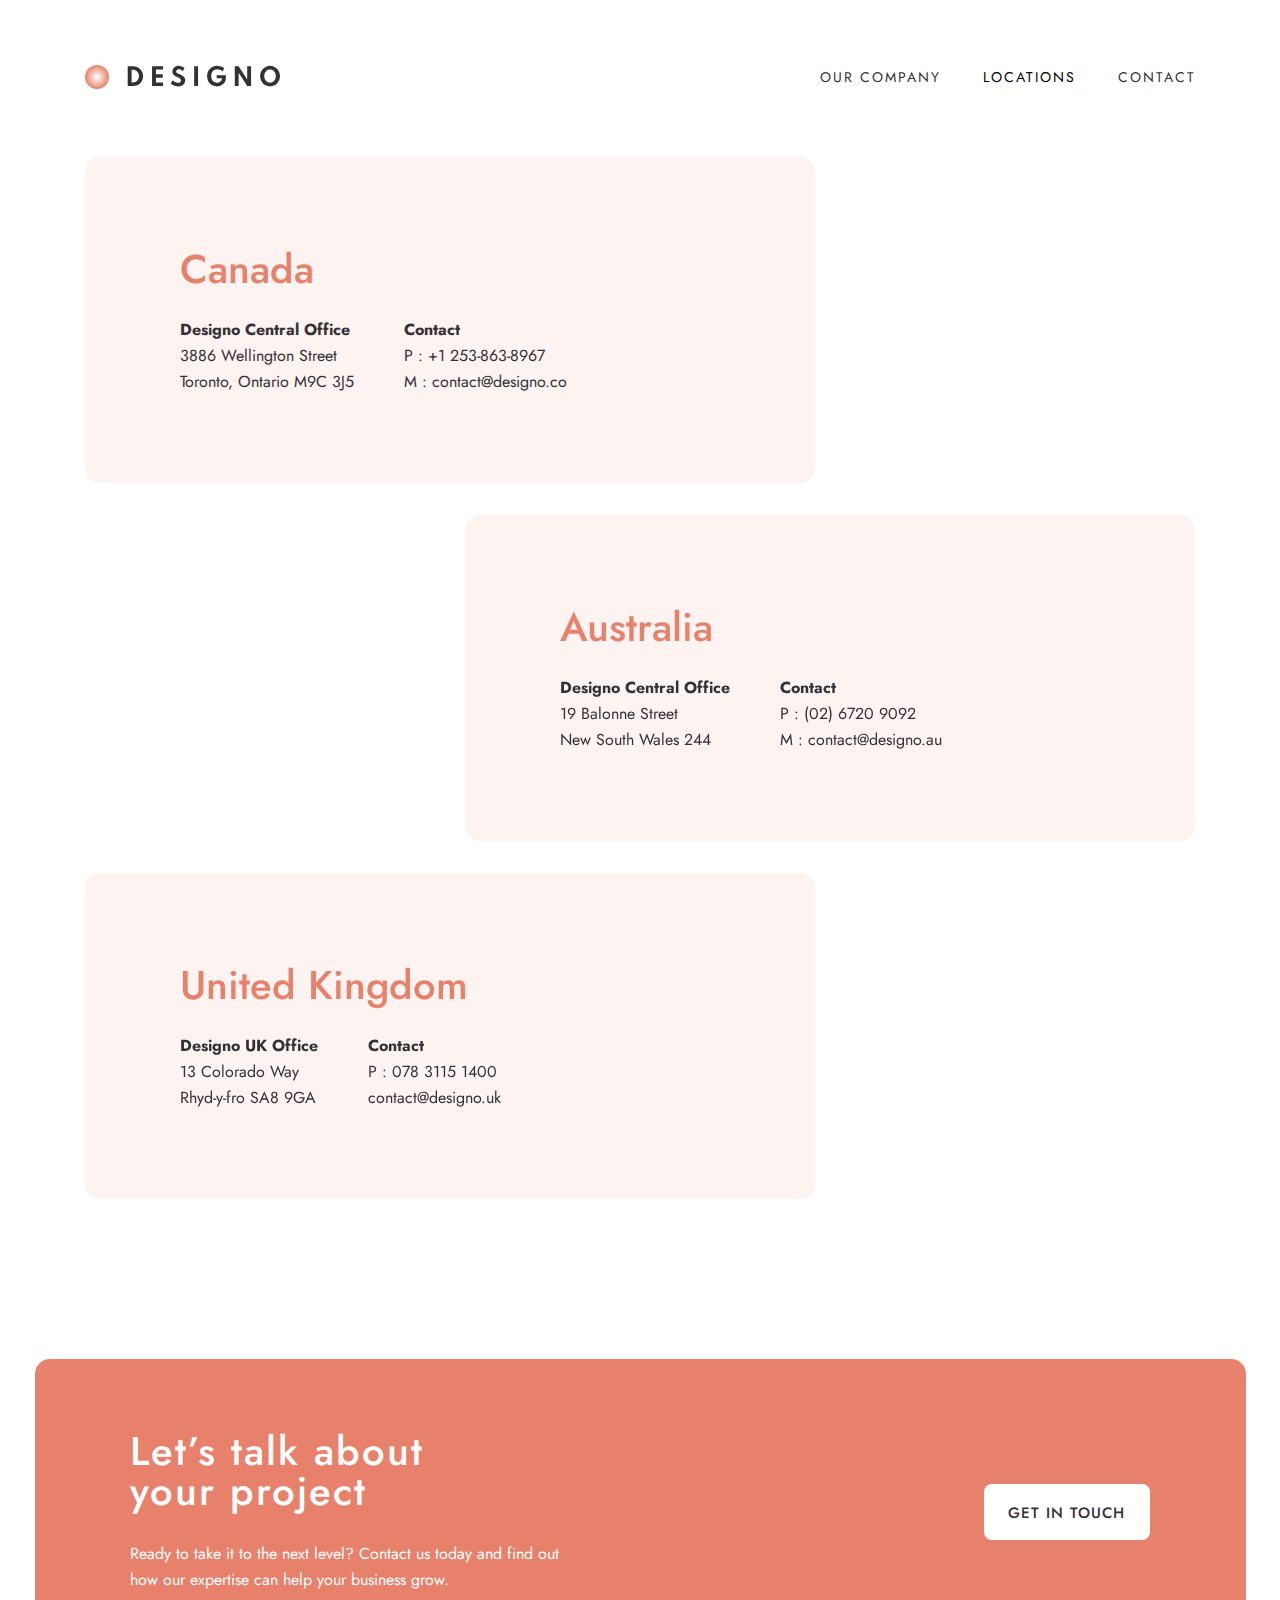
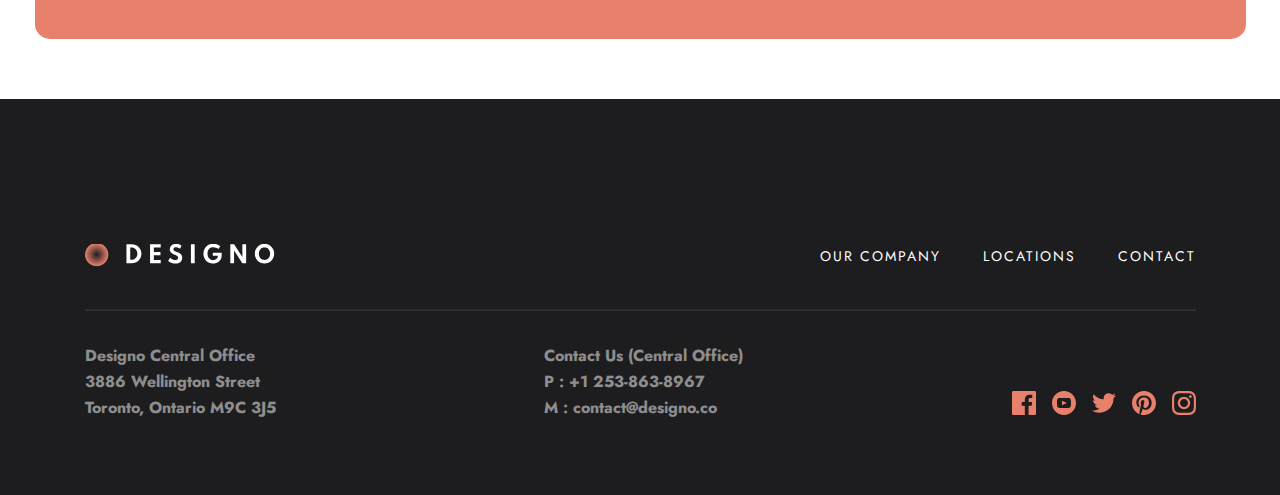
<file: location.html>
<!DOCTYPE html>
<html lang="en">
  <head>
    <meta charset="UTF-8" />
    <meta name="viewport" content="width=device-width, initial-scale=1.0" />
    <title>Designo | LOCATION</title>
    <link rel="stylesheet" href="./css/style.css" />
  </head>
  <body>
    <!-- HEADER START -->
    <header class="header">
      <div class="container header__container">
        <a href="./index.html" class="site__logo">
          <img src="./images/site-logo.svg" alt="" class="site__logo-img" />
        </a>

        <nav class="site__nav">
          <ul class="site__nav-list">
            <li class="nav__item">
              <a href="./about.html" class="sitenav__link">OUR COMPANY</a>
            </li>
            <li class="nav__item">
              <a id="active" href="./location.html" class="sitenav__link"
                >LOCATIONS</a
              >
            </li>
            <li class="nav__item">
              <a href="./contact.html" class="sitenav__link">CONTACT</a>
            </li>
          </ul>
        </nav>

        <img src="./images/hamburger.svg" alt="" class="hamburger" />
      </div>
    </header>
    <!-- HEADER END -->

    <!-- MAIN START-->
    <main class="main">
      <!-- HERO SECTION START -->
      <section class="loc">
        <div class="container location__container">
          <div class="loc__wrapper">
            <h1 class="loc__title">Canada</h1>
            <div class="inner__wrapper">
              <p class="loc__text">
                Designo Central Office <br />
                <a class="links__tel">3886 Wellington Street</a> <br />
                <a class="links__tel"> Toronto, Ontario M9C 3J5 </a>
              </p>
              <p class="loc__text">
                Contact <br />
                <a class="links__tel" href="tel:+1 253-863-8967"
                  >P : +1 253-863-8967</a
                ><br />
                <a class="links__tel" href="mailto: contact@designo.co"
                  >M : contact@designo.co</a
                >
              </p>
            </div>
          </div>

          <div class="location">
            <iframe
              src="https://www.google.com/maps/embed?pb=!1m18!1m12!1m3!1d26556054.636838097!2d-116.96379955983025!3d35.65961724347113!2m3!1f0!2f0!3f0!3m2!1i1024!2i768!4f13.1!3m3!1m2!1s0x54eab584e432360b%3A0x1c3bb99243deb742!2sUnited%20States!5e0!3m2!1sen!2s!4v1694379469787!5m2!1sen!2s"
              width="350"
              height="326"
              style="border: 0"
              allowfullscreen=""
              loading="lazy"
              referrerpolicy="no-referrer-when-downgrade"
            ></iframe>
          </div>
        </div>
      </section>
      <!-- HERO SECTION END -->
      <section class="loc">
        <div class="container location__container aus_container">
          <div class="location">
            <iframe
              src="https://www.google.com/maps/embed?pb=!1m18!1m12!1m3!1d29726961.662949495!2d111.81442283773315!3d-24.562280800126846!2m3!1f0!2f0!3f0!3m2!1i1024!2i768!4f13.1!3m3!1m2!1s0x2b2bfd076787c5df%3A0x538267a1955b1352!2sAustralia!5e0!3m2!1sen!2s!4v1694382106256!5m2!1sen!2s"
              width="350"
              height="326"
              style="border: 0"
              allowfullscreen=""
              loading="lazy"
              referrerpolicy="no-referrer-when-downgrade"
            ></iframe>
          </div>

          <div class="loc__wrapper">
            <h1 class="loc__title">Australia</h1>
            <div class="inner__wrapper">
              <p class="loc__text">
                Designo Central Office <br />
                <a class="links__tel">19 Balonne Street</a> <br />
                <a class="links__tel"> New South Wales 244 </a>
              </p>
              <p class="loc__text">
                Contact <br />
                <a class="links__tel" href="tel:(02) 6720 9092"
                  >P : (02) 6720 9092</a
                ><br />
                <a class="links__tel" href="mailto: contact@designo.co"
                  >M : contact@designo.au</a
                >
              </p>
            </div>
          </div>
        </div>
      </section>
      <!-- PROJECT SECTION START -->

      <section class="loc bott">
        <div class="container location__container">
          <div class="loc__wrapper">
            <h1 class="loc__title">United Kingdom</h1>
            <div class="inner__wrapper">
              <p class="loc__text">
                Designo UK Office <br />
                <a class="links__tel">13 Colorado Way</a> <br />
                <a class="links__tel"> Rhyd-y-fro SA8 9GA </a>
              </p>
              <p class="loc__text">
                Contact <br />
                <a class="links__tel" href="tel:078 3115 1400"
                  >P : 078 3115 1400</a
                ><br />
                <a class="links__tel" href="mailto: contact@designo.co"
                  >contact@designo.uk</a
                >
              </p>
            </div>
          </div>

          <div class="location">
            <iframe
              src="https://www.google.com/maps/embed?pb=!1m18!1m12!1m3!1d26556054.636838097!2d-116.96379955983025!3d35.65961724347113!2m3!1f0!2f0!3f0!3m2!1i1024!2i768!4f13.1!3m3!1m2!1s0x54eab584e432360b%3A0x1c3bb99243deb742!2sUnited%20States!5e0!3m2!1sen!2s!4v1694379469787!5m2!1sen!2s"
              width="350"
              height="326"
              style="border: 0"
              allowfullscreen=""
              loading="lazy"
              referrerpolicy="no-referrer-when-downgrade"
            ></iframe>
          </div>
        </div>
      </section>
      <!-- PROJECT SECTION END -->

      <!-- TOUCH SECTION START -->

      <section class="touch">
        <div class="container touch__container">
          <div class="touch__wrapper">
            <h2 class="touch__title">
              Let’s talk about <br />
              your project
            </h2>

            <p class="touch__desc">
              Ready to take it to the next level? Contact us today and find out
              how our expertise can help your business grow.
            </p>
          </div>

          <a href="#" class="btn btn-light touch-btn">Get in touch</a>
        </div>
      </section>

      <!-- TOUCH SECTION END -->
    </main>
    <!-- MAIN END-->

    <!-- FOOTER START -->
    <footer class="footer">
      <div class="container footer__container">
        <div class="footer__wrapper">
          <a href="./index.html" class="site__logo footer__logo">
            <img
              src="./images/site-logo-foter.svg"
              alt=""
              class="site__logo-img footer__logo-img"
            />
          </a>
          <ul class="site__nav-list">
            <li class="nav__item">
              <a href="./about.html" class="sitenav__link footer__link"
                >OUR COMPANY</a
              >
            </li>
            <li class="nav__item">
              <a href="./location.html" class="sitenav__link footer__link"
                >LOCATIONS</a
              >
            </li>
            <li class="nav__item">
              <a href="./contact.html" class="sitenav__link footer__link"
                >CONTACT</a
              >
            </li>
          </ul>
        </div>

        <hr class="footer__line" />

        <div class="footer__bottom">
          <p class="footer__left-text">
            Designo Central Office <br />
            3886 Wellington Street <br />
            Toronto, Ontario M9C 3J5
          </p>

          <p class="footer__left-text middle">
            Contact Us (Central Office) <br />
            P : +1 253-863-8967 <br />
            M : contact@designo.co
          </p>

          <div class="footer__socials">
            <a href="#" class="footer__socials-link">
              <img
                src="./images/socials.svg"
                alt=""
                class="footer__social-img"
              />
            </a>
          </div>
        </div>
      </div>
    </footer>
    <!-- FOOTER END -->
  </body>
</html>
</file>
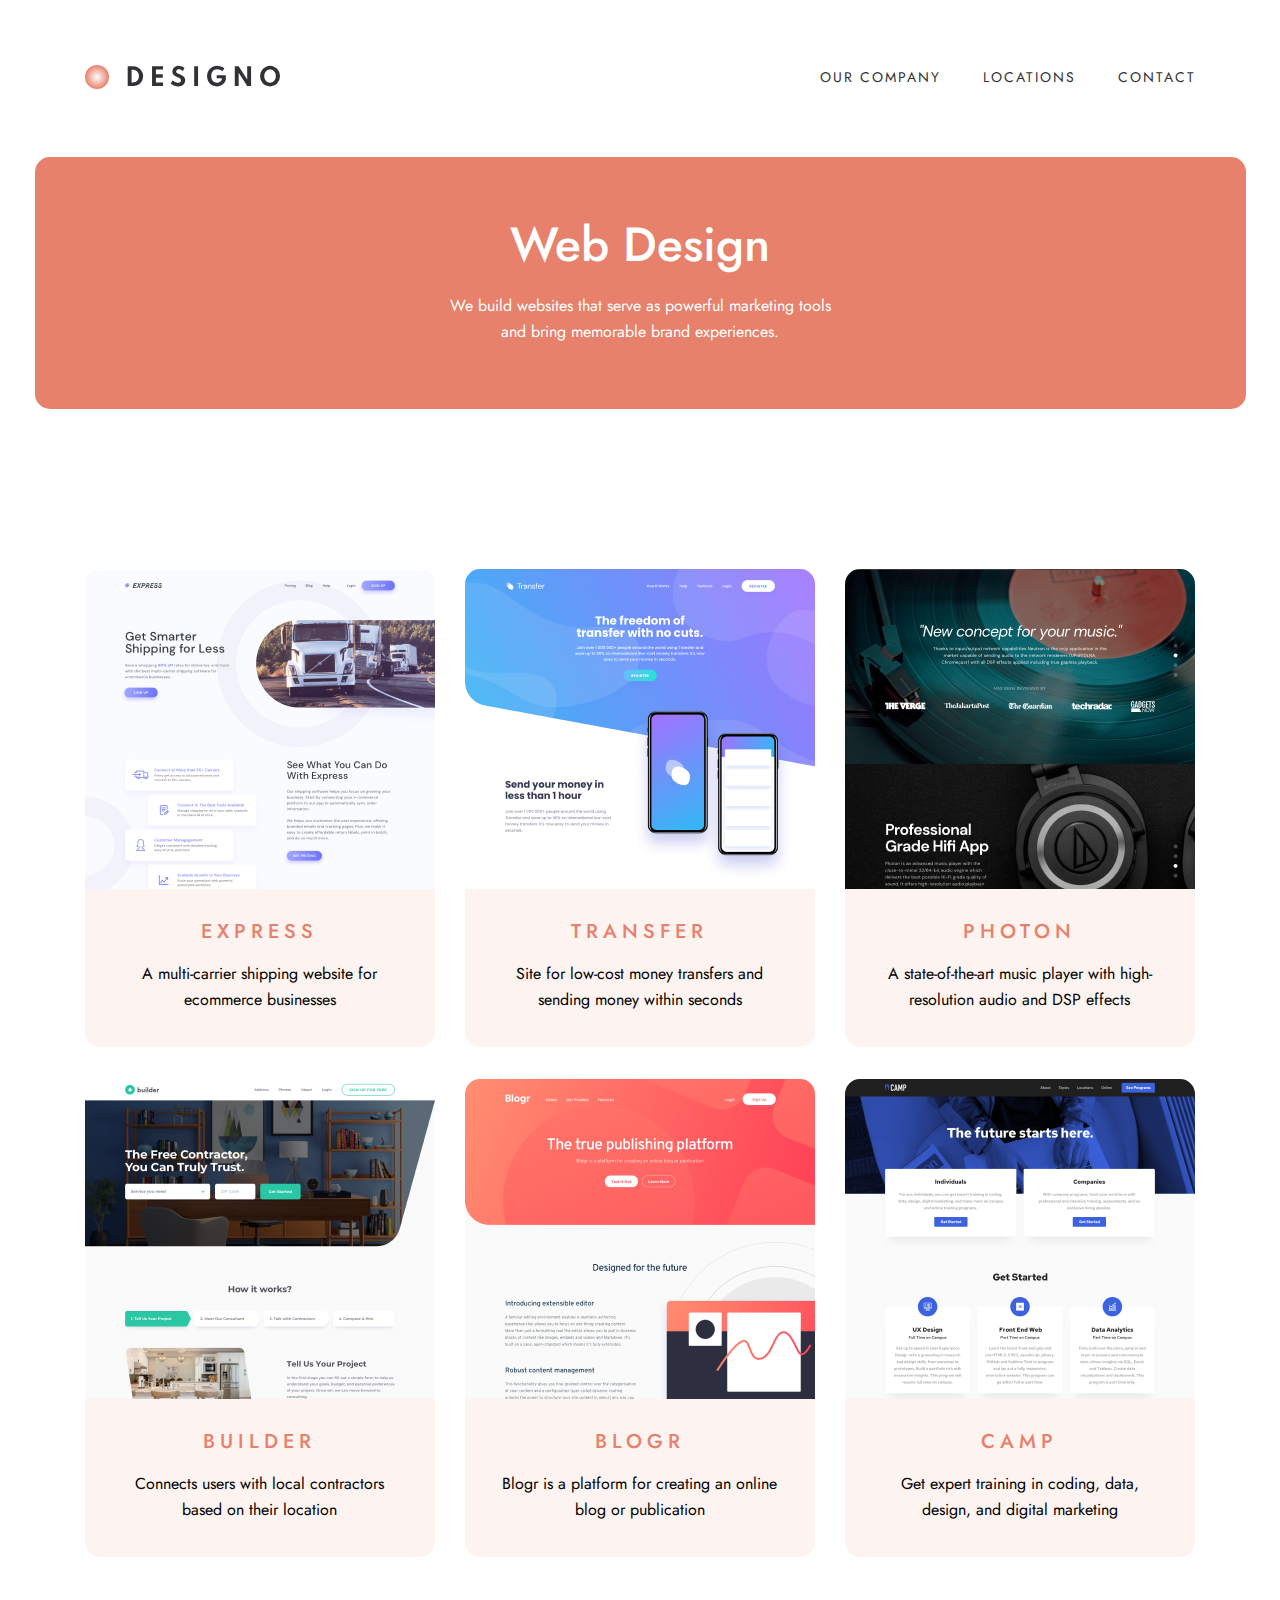
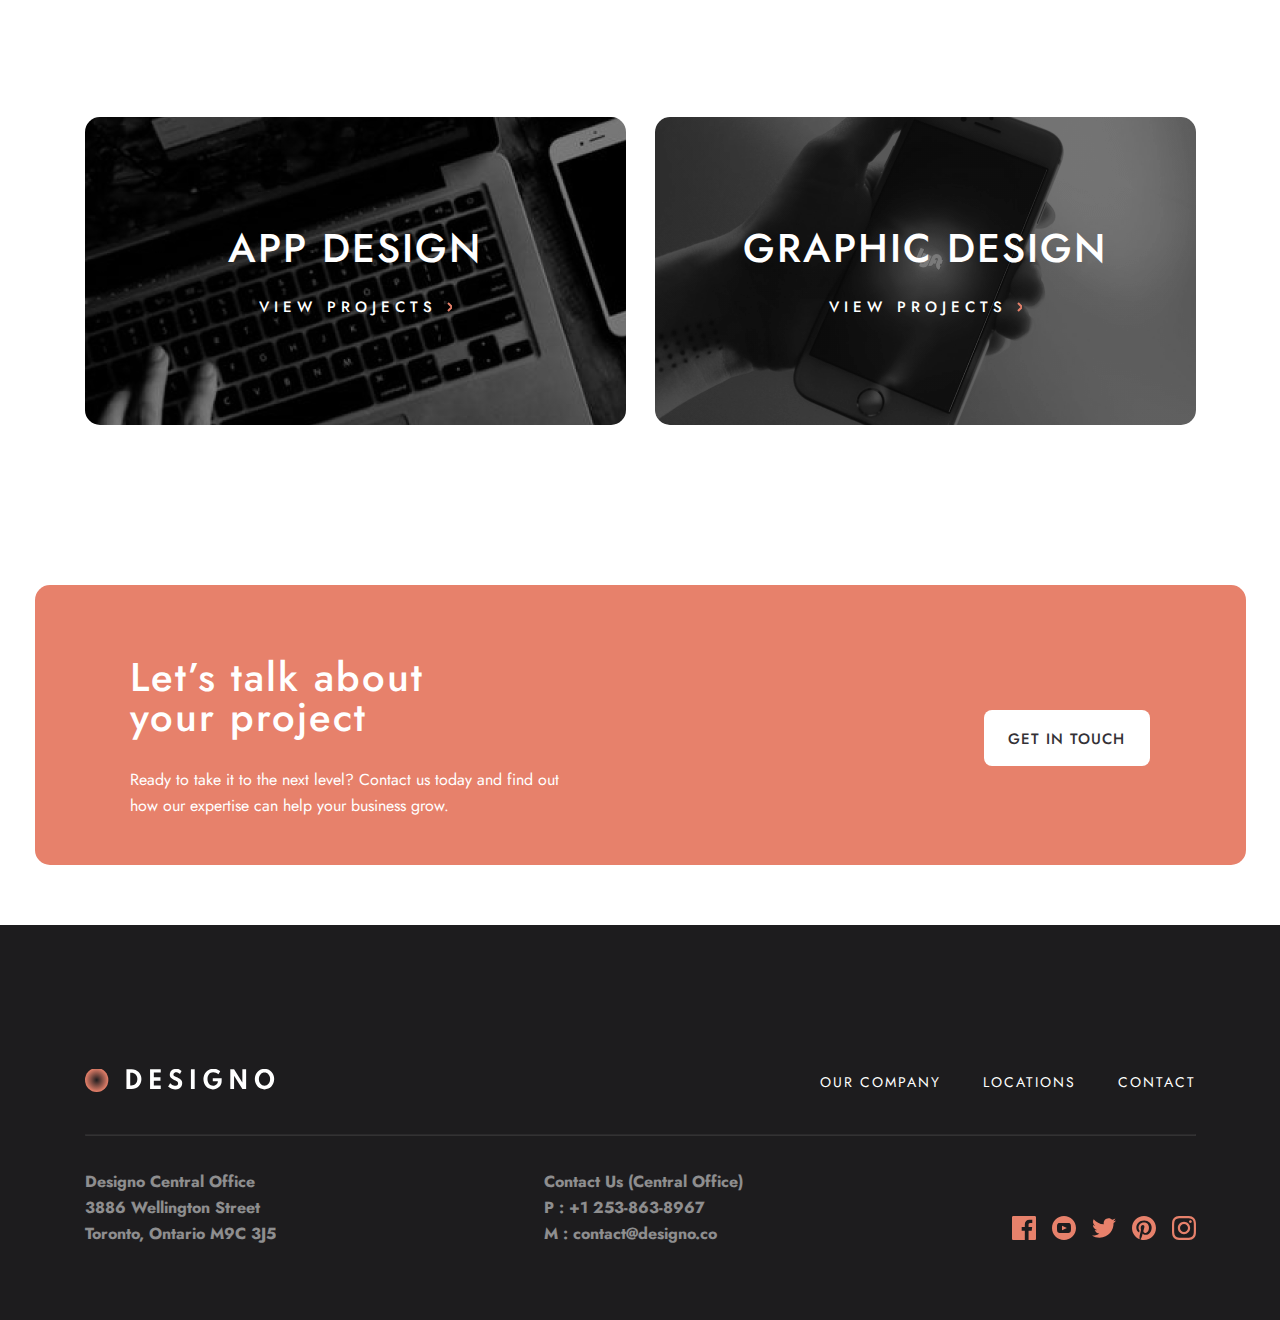
<file: webdesign.html>
<!DOCTYPE html>
<html lang="en">
  <head>
    <meta charset="UTF-8" />
    <meta name="viewport" content="width=device-width, initial-scale=1.0" />
    <title>Designo | WEB DESIGN</title>
    <link rel="stylesheet" href="./css/style.css" />
  </head>
  <body>
    <!-- HEADER START -->
    <header class="header">
      <div class="container header__container">
        <a href="./index.html" class="site__logo">
          <img src="./images/site-logo.svg" alt="" class="site__logo-img" />
        </a>

        <nav class="site__nav">
          <ul class="site__nav-list">
            <li class="nav__item">
              <a href="./about.html" class="sitenav__link">OUR COMPANY</a>
            </li>
            <li class="nav__item">
              <a href="./location.html" class="sitenav__link">LOCATIONS</a>
            </li>
            <li class="nav__item">
              <a href="./contact.html" class="sitenav__link">CONTACT</a>
            </li>
          </ul>
        </nav>

        <img src="./images/hamburger.svg" alt="" class="hamburger" />
      </div>
    </header>
    <!-- HEADER END -->

    <!-- MAIN START-->
    <main class="main">
      <!-- HERO SECTION START -->
      <section class="hero">
        <div class="container webdes__container">
          <div class="webdes__wrapper">
            <h1 class="webdes__title">Web Design</h1>
            <p class="webdes__text">
              We build websites that serve as powerful marketing tools <br />
              and bring memorable brand experiences.
            </p>
          </div>
        </div>
      </section>
      <!-- HERO SECTION END -->

      <!-- PORTFOLIO SECTION START -->

      <section class="port">
        <div class="container">
          <ul class="portfolio__list">
            <li class="portfolio__item">
              <img src="./images/project1.png" alt="" class="portfolio-img" />
              <div class="portfolio__item-wrapper">
                <h3 class="portfolio__title">EXPRESS</h3>
                <p class="portfolio__desc">
                  A multi-carrier shipping website for ecommerce businesses
                </p>
              </div>
            </li>

            <li class="portfolio__item">
              <img src="./images/project2.png" alt="" class="portfolio-img" />
              <div class="portfolio__item-wrapper">
                <h3 class="portfolio__title">TRANSFER</h3>
                <p class="portfolio__desc">
                  Site for low-cost money transfers and sending money within
                  seconds
                </p>
              </div>
            </li>

            <li class="portfolio__item">
              <img src="./images/project3.png" alt="" class="portfolio-img" />
              <div class="portfolio__item-wrapper">
                <h3 class="portfolio__title">PHOTON</h3>
                <p class="portfolio__desc">
                  A state-of-the-art music player with high-resolution audio and
                  DSP effects
                </p>
              </div>
            </li>

            <li class="portfolio__item">
              <img src="./images/project4.png" alt="" class="portfolio-img" />
              <div class="portfolio__item-wrapper">
                <h3 class="portfolio__title">BUILDER</h3>
                <p class="portfolio__desc">
                  Connects users with local contractors based on their location
                </p>
              </div>
            </li>

            <li class="portfolio__item">
              <img src="./images/project5.png" alt="" class="portfolio-img" />
              <div class="portfolio__item-wrapper">
                <h3 class="portfolio__title">BLOGR</h3>
                <p class="portfolio__desc">
                  Blogr is a platform for creating an online blog or publication
                </p>
              </div>
            </li>

            <li class="portfolio__item">
              <img src="./images/project6.png" alt="" class="portfolio-img" />
              <div class="portfolio__item-wrapper">
                <h3 class="portfolio__title">CAMP</h3>
                <p class="portfolio__desc">
                  Get expert training in coding, data, design, and digital
                  marketing
                </p>
              </div>
            </li>
          </ul>
        </div>
      </section>

      <!-- PORTFOLIO SECTION END -->

      <!-- PROJECT SECTION START -->
      <section class="project">
        <div class="container project__container webdesign__container">
          <!-- <div class="web__design">
            <h2 class="web__design-title">WEB DESIGN</h2>
            <a href="./pages/webdesign.html" class="web__design-link"
              >VIEW PROJECTS <img src="./images/arrow.svg" alt="" class="arrow"
            /></a>
          </div> -->
          <div class="web__design webdesign__part">
            <h2 class="web__design-title">APP DESIGN</h2>
            <a href="./appdesign.html" class="web__design-link"
              >VIEW PROJECTS <img src="./images/arrow.svg" alt="" class="arrow"
            /></a>
          </div>
          <div class="web__design webdesign__part">
            <h2 class="web__design-title">GRAPHIC DESIGN</h2>
            <a href="./graphdesign.html" class="web__design-link"
              >VIEW PROJECTS <img src="./images/arrow.svg" alt="" class="arrow"
            /></a>
          </div>
        </div>
      </section>
      <!-- PROJECT SECTION END -->

      <!-- TOUCH SECTION START -->

      <section class="touch">
        <div class="container touch__container">
          <div class="touch__wrapper">
            <h2 class="touch__title">
              Let’s talk about <br />
              your project
            </h2>

            <p class="touch__desc">
              Ready to take it to the next level? Contact us today and find out
              how our expertise can help your business grow.
            </p>
          </div>

          <a href="#" class="btn btn-light touch-btn">Get in touch</a>
        </div>
      </section>

      <!-- TOUCH SECTION END -->
    </main>
    <!-- MAIN END-->

    <!-- FOOTER START -->
    <footer class="footer">
      <div class="container footer__container">
        <div class="footer__wrapper">
          <a href="./index.html" class="site__logo footer__logo">
            <img
              src="./images/site-logo-foter.svg"
              alt=""
              class="site__logo-img footer__logo-img"
            />
          </a>
          <ul class="site__nav-list">
            <li class="nav__item">
              <a href="./about.html" class="sitenav__link footer__link"
                >OUR COMPANY</a
              >
            </li>
            <li class="nav__item">
              <a href="./location.html" class="sitenav__link footer__link"
                >LOCATIONS</a
              >
            </li>
            <li class="nav__item">
              <a href="./contact.html" class="sitenav__link footer__link"
                >CONTACT</a
              >
            </li>
          </ul>
        </div>

        <hr class="footer__line" />

        <div class="footer__bottom">
          <p class="footer__left-text">
            Designo Central Office <br />
            3886 Wellington Street <br />
            Toronto, Ontario M9C 3J5
          </p>

          <p class="footer__left-text middle">
            Contact Us (Central Office) <br />
            P : +1 253-863-8967 <br />
            M : contact@designo.co
          </p>

          <div class="footer__socials">
            <a href="#" class="footer__socials-link">
              <img
                src="./images/socials.svg"
                alt=""
                class="footer__social-img"
              />
            </a>
          </div>
        </div>
      </div>
    </footer>
    <!-- FOOTER END -->
  </body>
</html>
</file>
<file: css/style.css>
/*! normalize.css v8.0.1 | MIT License | github.com/necolas/normalize.css */
/* Document
   ========================================================================== */
/**
 * 1. Correct the line height in all browsers.
 * 2. Prevent adjustments of font size after orientation changes in iOS.
 */
html {
  line-height: 1.15; /* 1 */
  -webkit-text-size-adjust: 100%; /* 2 */
}

/* Sections
   ========================================================================== */
/**
 * Remove the margin in all browsers.
 */
body {
  margin: 0;
}

/**
 * Render the `main` element consistently in IE.
 */
main {
  display: block;
}

/**
 * Correct the font size and margin on `h1` elements within `section` and
 * `article` contexts in Chrome, Firefox, and Safari.
 */
h1 {
  font-size: 2em;
  margin: 0.67em 0;
}

/* Grouping content
   ========================================================================== */
/**
 * 1. Add the correct box sizing in Firefox.
 * 2. Show the overflow in Edge and IE.
 */
hr {
  box-sizing: content-box; /* 1 */
  height: 0; /* 1 */
  overflow: visible; /* 2 */
}

/**
 * 1. Correct the inheritance and scaling of font size in all browsers.
 * 2. Correct the odd `em` font sizing in all browsers.
 */
pre {
  font-family: monospace, monospace; /* 1 */
  font-size: 1em; /* 2 */
}

/* Text-level semantics
   ========================================================================== */
/**
 * Remove the gray background on active links in IE 10.
 */
a {
  background-color: transparent;
}

/**
 * 1. Remove the bottom border in Chrome 57-
 * 2. Add the correct text decoration in Chrome, Edge, IE, Opera, and Safari.
 */
abbr[title] {
  border-bottom: none; /* 1 */
  text-decoration: underline; /* 2 */
  -webkit-text-decoration: underline dotted;
          text-decoration: underline dotted; /* 2 */
}

/**
 * Add the correct font weight in Chrome, Edge, and Safari.
 */
b,
strong {
  font-weight: bolder;
}

/**
 * 1. Correct the inheritance and scaling of font size in all browsers.
 * 2. Correct the odd `em` font sizing in all browsers.
 */
code,
kbd,
samp {
  font-family: monospace, monospace; /* 1 */
  font-size: 1em; /* 2 */
}

/**
 * Add the correct font size in all browsers.
 */
small {
  font-size: 80%;
}

/**
 * Prevent `sub` and `sup` elements from affecting the line height in
 * all browsers.
 */
sub,
sup {
  font-size: 75%;
  line-height: 0;
  position: relative;
  vertical-align: baseline;
}

sub {
  bottom: -0.25em;
}

sup {
  top: -0.5em;
}

/* Embedded content
   ========================================================================== */
/**
 * Remove the border on images inside links in IE 10.
 */
img {
  border-style: none;
}

/* Forms
   ========================================================================== */
/**
 * 1. Change the font styles in all browsers.
 * 2. Remove the margin in Firefox and Safari.
 */
button,
input,
optgroup,
select,
textarea {
  font-family: inherit; /* 1 */
  font-size: 100%; /* 1 */
  line-height: 1.15; /* 1 */
  margin: 0; /* 2 */
}

/**
 * Show the overflow in IE.
 * 1. Show the overflow in Edge.
 */
button,
input { /* 1 */
  overflow: visible;
}

/**
 * Remove the inheritance of text transform in Edge, Firefox, and IE.
 * 1. Remove the inheritance of text transform in Firefox.
 */
button,
select { /* 1 */
  text-transform: none;
}

/**
 * Correct the inability to style clickable types in iOS and Safari.
 */
button,
[type=button],
[type=reset],
[type=submit] {
  -webkit-appearance: button;
}

/**
 * Remove the inner border and padding in Firefox.
 */
button::-moz-focus-inner,
[type=button]::-moz-focus-inner,
[type=reset]::-moz-focus-inner,
[type=submit]::-moz-focus-inner {
  border-style: none;
  padding: 0;
}

/**
 * Restore the focus styles unset by the previous rule.
 */
button:-moz-focusring,
[type=button]:-moz-focusring,
[type=reset]:-moz-focusring,
[type=submit]:-moz-focusring {
  outline: 1px dotted ButtonText;
}

/**
 * Correct the padding in Firefox.
 */
fieldset {
  padding: 0.35em 0.75em 0.625em;
}

/**
 * 1. Correct the text wrapping in Edge and IE.
 * 2. Correct the color inheritance from `fieldset` elements in IE.
 * 3. Remove the padding so developers are not caught out when they zero out
 *    `fieldset` elements in all browsers.
 */
legend {
  box-sizing: border-box; /* 1 */
  color: inherit; /* 2 */
  display: table; /* 1 */
  max-width: 100%; /* 1 */
  padding: 0; /* 3 */
  white-space: normal; /* 1 */
}

/**
 * Add the correct vertical alignment in Chrome, Firefox, and Opera.
 */
progress {
  vertical-align: baseline;
}

/**
 * Remove the default vertical scrollbar in IE 10+.
 */
textarea {
  overflow: auto;
}

/**
 * 1. Add the correct box sizing in IE 10.
 * 2. Remove the padding in IE 10.
 */
[type=checkbox],
[type=radio] {
  box-sizing: border-box; /* 1 */
  padding: 0; /* 2 */
}

/**
 * Correct the cursor style of increment and decrement buttons in Chrome.
 */
[type=number]::-webkit-inner-spin-button,
[type=number]::-webkit-outer-spin-button {
  height: auto;
}

/**
 * 1. Correct the odd appearance in Chrome and Safari.
 * 2. Correct the outline style in Safari.
 */
[type=search] {
  -webkit-appearance: textfield; /* 1 */
  outline-offset: -2px; /* 2 */
}

/**
 * Remove the inner padding in Chrome and Safari on macOS.
 */
[type=search]::-webkit-search-decoration {
  -webkit-appearance: none;
}

/**
 * 1. Correct the inability to style clickable types in iOS and Safari.
 * 2. Change font properties to `inherit` in Safari.
 */
::-webkit-file-upload-button {
  -webkit-appearance: button; /* 1 */
  font: inherit; /* 2 */
}

/* Interactive
   ========================================================================== */
/*
 * Add the correct display in Edge, IE 10+, and Firefox.
 */
details {
  display: block;
}

/*
 * Add the correct display in all browsers.
 */
summary {
  display: list-item;
}

/* Misc
   ========================================================================== */
/**
 * Add the correct display in IE 10+.
 */
template {
  display: none;
}

/**
 * Add the correct display in IE 10.
 */
[hidden] {
  display: none;
}

*,
*::after,
*::before {
  margin: 0;
  padding: 0;
  box-sizing: border-box;
}

*:focus {
  outline: 2px dotted #e7816b;
  outline-offset: 3px;
}

html {
  scroll-behavior: smooth;
  font-size: 62.5%;
  height: 100%;
}

img {
  display: flex;
  -o-object-fit: cover;
     object-fit: cover; /* contain */
}

a {
  text-decoration: none;
  display: inline-block;
}

ul,
ol {
  list-style: none;
}

h1,
h2,
h3,
h4,
h5,
h6 {
  margin: 0;
}

body {
  display: flex;
  flex-direction: column;
  height: 100%;
}

main {
  flex-grow: 1;
}

.container {
  width: 100%;
  max-width: 1211px;
  margin-left: auto;
  margin-right: auto;
  padding-left: 50px;
  padding-right: 50px;
}

#active {
  color: black;
  transform: scale(1.01);
}

/* jost-regular - latin */
@font-face {
  font-display: swap; /* Check https://developer.mozilla.org/en-US/docs/Web/CSS/@font-face/font-display for other options. */
  font-family: "Jost";
  font-style: normal;
  font-weight: 400;
  src: url("../fonts/jost-v14-latin-regular.woff2") format("woff2"); /* Chrome 36+, Opera 23+, Firefox 39+, Safari 12+, iOS 10+ */
}
/* jost-italic - latin */
@font-face {
  font-display: swap; /* Check https://developer.mozilla.org/en-US/docs/Web/CSS/@font-face/font-display for other options. */
  font-family: "Jost";
  font-style: italic;
  font-weight: 400;
  src: url("../fonts/jost-v14-latin-italic.woff2") format("woff2"); /* Chrome 36+, Opera 23+, Firefox 39+, Safari 12+, iOS 10+ */
}
/* jost-500 - latin */
@font-face {
  font-display: swap; /* Check https://developer.mozilla.org/en-US/docs/Web/CSS/@font-face/font-display for other options. */
  font-family: "Jost";
  font-style: normal;
  font-weight: 500;
  src: url("../fonts/jost-v14-latin-500.woff2") format("woff2"); /* Chrome 36+, Opera 23+, Firefox 39+, Safari 12+, iOS 10+ */
}
/* jost-700 - latin */
@font-face {
  font-display: swap; /* Check https://developer.mozilla.org/en-US/docs/Web/CSS/@font-face/font-display for other options. */
  font-family: "Jost";
  font-style: normal;
  font-weight: 700;
  src: url("../fonts/jost-v14-latin-700.woff2") format("woff2"); /* Chrome 36+, Opera 23+, Firefox 39+, Safari 12+, iOS 10+ */
}
body {
  font-family: "Jost", "Arial", sans-serif;
  font-size: 1.6rem;
  font-style: normal;
  font-weight: 400;
  line-height: 1.62;
}

h1 {
  font-size: 4.8rem;
  font-style: normal;
  font-weight: 500;
  line-height: 1;
}

h2 {
  font-size: 4rem;
  font-style: normal;
  font-weight: 500;
  line-height: 1.2;
  letter-spacing: 2px;
}

h3 {
  font-size: 2rem;
  font-style: normal;
  font-weight: 500;
  line-height: 1.3;
  letter-spacing: 5px;
}

.btn {
  padding: 1.8rem 2.5rem 1.6rem 2.4rem;
  border-radius: 8px;
  transition: all 0.3s ease-in;
}

.btn-dark {
  color: #333136;
  background-color: #ffffff;
}
.btn-dark:hover {
  color: #ffffff;
  background-color: #ffad9b;
}

.btn-light {
  background-color: #ffffff;
  color: #333136;
}
.btn-light:hover {
  color: #ffffff;
  background-color: #ffad9b;
}

.login-box h2 {
  margin: 0 0 30px;
  padding: 0;
  color: #fff;
  text-align: center;
}

.login-box .user-box {
  position: relative;
}

.login-box .user-box input {
  width: 100%;
  padding: 10px 0;
  font-size: 16px;
  color: #fff;
  margin-bottom: 30px;
  border: none;
  border-bottom: 1px solid #fff;
  outline: none;
  background: transparent;
}

.login-box .user-box label {
  position: absolute;
  top: 0;
  left: 0;
  padding: 10px 0;
  font-size: 16px;
  color: #fff;
  pointer-events: none;
  transition: 0.5s;
  opacity: 0.5;
}

.login-box .user-box input:focus ~ label,
.login-box .user-box input:valid ~ label {
  top: -20px;
  left: 0;
  font-size: 12px;
}

.login-box a span {
  position: absolute;
  display: block;
}

.contact__container {
  display: flex;
  align-items: center;
  justify-content: space-between;
  background: #e7816b;
  gap: 9.5rem;
  padding-top: 5.5rem;
  padding-bottom: 5.4rem;
  padding-left: 9.5rem;
  border-radius: 15px;
}

.left__wrapper {
  width: 100%;
  max-width: 445px;
}

.contact__title {
  color: #ffffff;
  font-size: 48px;
  font-style: normal;
  font-weight: 500;
  line-height: 48px; /* 100% */
  margin-bottom: 3.2rem;
}

.contact__desc {
  color: #ffffff;
}

.login-box {
  padding-left: 9.6rem;
  width: 100%;
  max-width: 380px;
}

.form-btn {
  color: #333136;
  text-align: center;
  font-size: 15px;
  font-style: normal;
  font-weight: 500;
  line-height: normal;
  letter-spacing: 1px;
  text-transform: uppercase;
  padding: 1.7rem 4.7rem;
}

@media screen and (max-width: 768px) {
  .contact__container {
    flex-direction: column;
    gap: 4rem;
    padding-top: 5.5rem;
    padding-bottom: 5.4rem;
    padding-left: 9.5rem;
    width: 100%;
    max-width: 573px;
  }
  .contact__title {
    font-size: 4.8rem;
    font-style: normal;
    font-weight: 500;
    line-height: 48px; /* 100% */
    margin-bottom: 3.2rem;
  }
  .login-box {
    padding-left: 0rem;
    width: 100%;
    max-width: 380px;
    margin-left: -7rem;
  }
}
@media screen and (max-width: 420px) {
  .contact__container {
    flex-direction: column;
    gap: 4rem;
    padding-top: 5.5rem;
    padding-bottom: 5.4rem;
    padding-left: 9.5rem;
    width: 100%;
    max-width: 375px;
    text-align: center;
  }
  .contact__title {
    font-size: 3.2rem;
    font-style: normal;
    font-weight: 500;
    line-height: 48px; /* 100% */
    margin-bottom: 3.2rem;
    text-align: center;
  }
  .login-box {
    padding-left: 0rem;
    width: 100%;
    max-width: 320px;
    margin-left: 5rem;
  }
}
.header {
  margin-bottom: 6.7rem;
}

.header__container {
  display: flex;
  align-items: center;
  padding-top: 6.4rem;
}

.site__logo {
  margin-right: auto;
}

.site__logo-img {
  width: 196px;
  height: 24px;
}

.site__nav-list {
  display: flex;
  align-items: center;
  gap: 4.2rem;
}

.sitenav__link {
  color: #333136;
  font-size: 1.4rem;
  line-height: 1;
  letter-spacing: 2px;
  transition: all 0.3s ease-in-out;
}
.sitenav__link:hover {
  opacity: 0.4;
}

.hamburger {
  display: none;
}

@media screen and (max-width: 768px) {
  .container {
    padding-left: 3.9rem;
    padding-right: 4.2rem;
  }
}
@media screen and (max-width: 673px) {
  .container {
    padding-left: 2.4rem;
    padding-right: 2.4rem;
  }
  .site__nav {
    display: none;
  }
  .hamburger {
    display: block;
  }
}
.hero {
  margin-bottom: 16rem;
}

.hero__container {
  display: flex;
  align-items: center;
  justify-content: space-between;
  background-color: #e7816b;
  border-radius: 15px;
  padding-top: 7.8rem;
  padding-left: 9.5rem;
  padding-right: 5.6rem;
  background-image: url("../../images/hero-img.png");
  background-repeat: no-repeat;
  background-size: cover;
  max-width: 1111px;
  height: 640px;
}

.oval__img {
  position: absolute;
  right: 0;
}

.hero__wrapper {
  width: 100%;
  max-width: 540px;
}

.hero__title {
  color: #ffffff;
  font-style: normal;
  margin-bottom: 3.1rem;
}

.hero__text {
  color: #fff;
  font-size: 1.6rem;
  font-style: normal;
  font-weight: 400;
  line-height: 1.62;
  margin-bottom: 4rem;
}

.hero-btn {
  color: #333136;
  font-size: 1.5rem;
  font-style: normal;
  font-weight: 500;
  line-height: normal;
  letter-spacing: 1px;
  text-transform: uppercase;
}

.hero__img {
  -o-object-fit: cover;
     object-fit: cover;
  background-size: cover;
  width: 281.073px;
  height: 573px;
}

@media screen and (max-width: 673px) {
  .hero__container {
    flex-direction: column;
  }
}
.project {
  margin-bottom: 16rem;
}

.project__container {
  display: grid;
  grid-template-columns: repeat(2, 541px);
  grid-template-rows: repeat(2, 308px);
  gap: 2.4rem;
  text-align: center;
}

.web__design {
  background-size: cover;
  background-repeat: no-repeat;
  background-position: center;
  border-radius: 15px;
  text-align: center;
  display: flex;
  align-items: center;
  justify-content: center;
  flex-direction: column;
}

.web__design:first-child {
  grid-row: 1/3;
  background-image: linear-gradient(rgba(0, 0, 0, 0.49), rgba(0, 0, 0, 0.49)), url("../../images/web-desgn.png");
}

.web__design:nth-child(2) {
  background-image: linear-gradient(rgba(0, 0, 0, 0.49), rgba(0, 0, 0, 0.49)), url("../../images/app-design.png");
}

.web__design:nth-child(3) {
  background-image: linear-gradient(rgba(0, 0, 0, 0.49), rgba(0, 0, 0, 0.49)), url("../../images/graph-design.png");
}

.web__design-title {
  color: #ffffff;
  font-weight: 500;
  line-height: 1.2;
  letter-spacing: 2px;
  margin-bottom: 2.4rem;
}

.web__design-link {
  color: #ffffff;
  display: inline-block;
  font-size: 1.5rem;
  font-style: normal;
  font-weight: 500;
  line-height: normal;
  letter-spacing: 5px;
  text-transform: uppercase;
  cursor: pointer;
  transition: all 0.3s ease-in;
}
.web__design-link:hover {
  opacity: 0.5;
}

.arrow {
  display: inline-block;
}

@media screen and (max-width: 768px) {
  .project__container {
    display: grid;
    grid-template-columns: repeat(1, 689px);
    grid-template-rows: repeat(3, 200px);
  }
  .web-desgn {
    width: 100%;
    max-width: 689px;
    height: 200px;
  }
  .web__design:first-child {
    grid-row: 1/2;
  }
}
@media screen and (max-width: 480px) {
  .project__container {
    display: grid;
    grid-template-columns: repeat(1, 327px);
    grid-template-rows: repeat(3, 250px);
  }
}
.cta {
  margin-bottom: 16rem;
  position: relative;
}

.cta__bg {
  position: absolute;
  right: 0;
  top: 0;
  z-index: -40;
}

.cta__list {
  display: flex;
  align-items: center;
  justify-content: space-between;
  text-align: center;
  gap: 7rem;
}

.cta__item {
  width: 100%;
  max-width: 350px;
}

.cta__img {
  margin-left: 5rem;
  margin-bottom: 4.8rem;
}

.cta__title {
  margin-bottom: 3.2rem;
}

@media screen and (max-width: 1000px) {
  .cta__bg {
    display: none;
  }
}
@media screen and (max-width: 768px) {
  .cta__list {
    flex-direction: column;
    align-items: start;
    width: 100%;
  }
  .cta__item {
    display: flex;
    align-items: center;
    text-align: left;
    gap: 4.8rem;
    width: 100%;
    max-width: 768px;
  }
  .items__wrapper {
    width: 100%;
    max-width: 439px;
  }
}
@media screen and (max-width: 480px) {
  .cta__list {
    align-items: center;
  }
  .cta__item {
    flex-direction: column;
    text-align: center;
  }
  .cta__img {
    margin-left: 0;
  }
}
.touch {
  z-index: 56;
}

.touch__container {
  display: flex;
  align-items: center;
  justify-content: space-between;
  gap: 5rem;
  background-color: #e7816b;
  padding: 7.2rem 9.6rem 4.6rem 9.5rem;
  border-radius: 15px;
  margin-bottom: 6rem;
}

.touch__wrapper {
  width: 100%;
  max-width: 459px;
}

.touch__title {
  color: #ffffff;
  font-style: normal;
  font-weight: 500;
  line-height: 1;
  margin-bottom: 3rem;
}

.touch__desc {
  color: #ffffff;
}

.touch-btn {
  color: #333136;
  font-size: 1.5rem;
  font-style: normal;
  font-weight: 500;
  line-height: normal;
  letter-spacing: 1px;
  text-transform: uppercase;
}

@media screen and (max-width: 768px) {
  .touch__container {
    flex-direction: column;
    align-items: center;
    justify-content: center;
    gap: 3.2rem;
  }
  .touch__wrapper {
    text-align: center;
  }
}
@media screen and (max-width: 375px) {
  .touch__title {
    width: 100%;
    max-width: 375px;
    font-size: 3.2rem;
  }
}
.footer {
  background-color: #1d1c1e;
}

.footer__container {
  padding-top: 14.4rem;
  padding-bottom: 7.2rem;
}

.footer__wrapper {
  display: flex;
  align-items: center;
  margin-bottom: 4rem;
}

.footer__line {
  opacity: 0.1;
  background: #fff;
}

.footer__logo {
  transition: all 0.3s ease-in-out;
}
.footer__logo:hover {
  opacity: 0.5;
}

.footer__link {
  color: #ffffff;
  transition: all 0.3s ease-in-out;
}
.footer__link:hover {
  color: #e7816b;
}

.footer__bottom {
  display: flex;
  align-items: center;
  justify-content: space-between;
}

.footer__left-text {
  margin-top: 3.1rem;
  color: #ffffff;
  font-size: 1.6rem;
  font-style: normal;
  font-weight: 700;
  line-height: 1.62;
  opacity: 0.5;
}

.footer__social-img {
  margin-top: 8rem;
}

@media screen and (max-width: 673px) {
  .footer__wrapper {
    flex-direction: column;
  }
  .footer__logo {
    margin: 0 auto;
  }
  .footer__logo-img {
    margin-bottom: 6.5rem;
  }
  .site__nav-list {
    display: block;
    align-items: center;
    text-align: center;
  }
  .nav__item {
    margin-bottom: 3.2rem;
  }
  .footer__bottom {
    flex-direction: column;
  }
  .footer__left-text {
    text-align: center;
    margin-top: 0;
  }
  .middle {
    margin-top: 4rem;
  }
}
@media screen and (max-width: 375px) {
  .footer__logo {
    width: 100%;
    margin: 0 auto;
  }
  .footer__logo-img {
    max-width: 202px;
    margin: 0 auto;
    margin-bottom: 6.5rem;
  }
  .footer__social-img {
    margin-top: 4rem;
  }
}
main {
  flex-grow: 1;
}

.location__container {
  display: flex;
  align-items: center;
  gap: 3rem;
  margin-bottom: 3.2rem;
}

.loc__wrapper {
  width: 100%;
  max-width: 730px;
  height: 326px;
  border-radius: 15px;
  background: #fdf3f0;
  padding-left: 9.5rem;
  padding-bottom: 8.8rem;
  padding-top: 8.8rem;
}

.loc__title {
  color: #e7816b;
  font-size: 40px;
  font-style: normal;
  font-weight: 500;
  line-height: 48px; /* 120% */
  margin-bottom: 2.4rem;
}

.inner__wrapper {
  display: flex;
  align-items: center;
  gap: 5rem;
}

.loc__text {
  color: #333136;
  font-size: 16px;
  font-style: normal;
  font-weight: 700;
  line-height: 26px; /* 162.5% */
}

.links__tel {
  color: #333136;
  font-size: 16px;
  font-style: normal;
  font-weight: 400;
  line-height: 26px;
}

.location {
  width: 100%;
  max-width: 350px;
  height: 326px;
}

.bott {
  margin-bottom: 16rem;
}

@media screen and (max-width: 768px) {
  .location__container {
    flex-direction: column;
    align-items: flex-start;
  }
  .location {
    width: 689px;
    height: 326px;
  }
  iframe {
    width: 100%;
    max-width: 689px;
    height: 326px;
  }
  .aus_container {
    flex-direction: column-reverse;
  }
}
@media screen and (max-width: 520px) {
  .location__container {
    flex-direction: column;
    align-items: flex-start;
  }
  .loc__wrapper {
    width: 100%;
    max-width: 375px;
    height: 394px;
    border-radius: 15px;
    background: #fdf3f0;
    padding-left: 2rem;
    padding-bottom: 8rem;
    padding-top: 8rem;
    text-align: center;
  }
  .location {
    width: 689px;
    height: 326px;
  }
  .inner__wrapper {
    flex-direction: column;
  }
  .loc__title {
    font-size: 3.2rem;
    line-height: 1.12; /* 112.5% */
  }
  .aus_container {
    flex-direction: column-reverse;
  }
}
.about__container {
  background-color: #e7816b;
  display: flex;
  align-items: center;
  justify-content: space-between;
  gap: 8.7rem;
  padding-right: 0;
  border-radius: 15px;
  background-image: url("../../images/about-oval.png");
  background-repeat: no-repeat;
  background-size: contain;
}

.about__wrapper {
  padding-left: 9.5rem;
}

.about__title {
  margin-top: 3.5rem;
  margin-bottom: 3.2rem;
}

.about-bg {
  border-radius: 15px;
}

@media screen and (max-width: 768px) {
  .about__container {
    flex-direction: column-reverse;
    gap: 5rem;
    width: 100%;
    max-width: 689px;
    height: 632px;
  }
  .about-bg {
    width: 100%;
    max-width: 689px;
    height: 312px;
    margin-top: 4rem;
    margin-left: -4rem;
  }
  .about__wrapper {
    padding-left: 3rem;
    width: 100%;
    max-width: 573px;
    text-align: center;
  }
}
@media screen and (max-width: 455px) {
  .about__container {
    flex-direction: column-reverse;
    gap: 5rem;
    width: 100%;
    max-width: 689px;
    height: 632px;
  }
  .about-bg {
    width: 100%;
    max-width: 375px;
    height: 312px;
    margin-top: -84rem;
    margin-left: -4rem;
  }
  .about__wrapper {
    padding-left: 0;
    width: 100%;
    max-width: 327px;
    text-align: center;
  }
}
.talant {
  margin-bottom: 16rem;
}

.talant__container {
  display: flex;
  align-items: center;
  gap: 10.4rem;
  background-color: #fdf3f0;
  border-radius: 15px;
}

.img__wrapper {
  padding-left: 0;
  margin-left: -5rem;
}

.talant__img {
  border-radius: 15px;
}

.talant__wrapper {
  width: 100%;
  max-width: 445px;
}

.talant__title {
  color: #e7816b;
  font-style: normal;
  font-weight: 500;
  margin-bottom: 2.4rem;
}

@media screen and (max-width: 768px) {
  .talant__container {
    flex-direction: column;
  }
  .talant__wrapper {
    padding-bottom: 4.4rem;
    text-align: center;
  }
  .img__wrapper {
    padding-left: 0;
    margin-left: 0rem;
    width: 100%;
    max-width: 765px;
  }
  .talant__img {
    width: 100%;
  }
}
.see__loc {
  background-color: #e7816b;
  color: #fdf3f0;
}

.webdes__container {
  background-color: #e7816b;
  padding-top: 6.4rem;
  padding-bottom: 6.4rem;
  text-align: center;
  border-radius: 15px;
}

.webdes__title {
  color: #ffffff;
  font-style: normal;
  font-weight: 500;
  line-height: 1;
  margin-bottom: 2.4rem;
}

.webdes__text {
  color: #ffffff;
  text-align: center;
  font-size: 1.6rem;
  font-style: normal;
}

@media screen and (max-width: 768px) {
  .webdes__container {
    width: 100%;
    max-width: 689px;
    padding-left: 4rem;
    padding-right: 4rem;
  }
}
@media screen and (max-width: 420px) {
  .webdes__container {
    border-radius: 0;
  }
  .webdes__title {
    padding-top: 10.4rem;
    text-align: center;
    font-size: 3.2rem;
    font-style: normal;
    font-weight: 500;
    line-height: 1.12;
    margin-bottom: 2.5rem;
  }
  .webdes__text {
    font-size: 1.5rem;
    width: 327px;
    margin-bottom: 5rem;
  }
}
.port {
  margin-bottom: 16rem;
}

.portfolio__list {
  display: grid;
  grid-template-columns: repeat(3, 350px);
  grid-template-rows: repeat(2, 478px);
  row-gap: 3.2rem;
  -moz-column-gap: 3rem;
       column-gap: 3rem;
}

.portfolio__item {
  border-radius: 15px;
  background-color: #fdf3f0;
  cursor: pointer;
  transition: all 0.3s ease-in;
}
.portfolio__item:hover {
  color: #ffffff;
  background-color: #e7816b;
}
.portfolio__item:hover .portfolio__title {
  color: #ffffff;
}

.portfolio-img {
  border-top-right-radius: 15px;
  border-top-left-radius: 15px;
  margin-bottom: 3rem;
}

.portfolio__title {
  text-align: center;
  margin-bottom: 1.6rem;
  color: #e7816b;
  font-size: 2rem;
  font-style: normal;
  font-weight: 500;
  line-height: 1.3;
  letter-spacing: 5px;
  transition: all 0.3s ease-in;
}
.portfolio__title:hover {
  color: #ffffff;
}

.portfolio__desc {
  text-align: center;
}

@media screen and (max-width: 768px) {
  .portfolio__list {
    display: grid;
    grid-template-columns: repeat(1, 689px);
    grid-template-rows: repeat(6, 310px);
    row-gap: 3.2rem;
    -moz-column-gap: 3rem;
         column-gap: 3rem;
  }
  .portfolio__item {
    display: flex;
    gap: 3.2rem;
  }
  .portfolio__item-wrapper {
    display: flex;
    align-items: center;
    justify-content: center;
    flex-direction: column;
  }
  .portfolio-img {
    height: 310px;
  }
}
@media screen and (max-width: 376px) {
  .portfolio__list {
    display: grid;
    grid-template-columns: repeat(1, 327px);
    grid-template-rows: repeat(6, 478px);
    row-gap: 4rem;
  }
  .portfolio__item {
    display: flex;
    flex-direction: column;
    gap: 3.2rem;
  }
  .portfolio__item-wrapper {
    display: flex;
    align-items: center;
    justify-content: center;
    flex-direction: column;
    width: 100%;
    max-width: 267.206px;
    margin: 0 auto;
  }
  .portfolio__desc {
    margin-bottom: 3.2rem;
  }
}
.webdesign__container {
  display: flex;
  align-items: center;
  justify-content: space-between;
}

.webdesign__part {
  width: 100%;
  max-width: 541px;
  height: 308px;
}

@media screen and (max-width: 768px) {
  .webdesign__container {
    flex-direction: column;
  }
  .webdesign__part {
    width: 100%;
    max-width: 689px;
    height: 200px;
  }
}
@media screen and (max-width: 376px) {
  .webdesign__part {
    width: 100%;
    max-width: 327px;
    height: 250px;
  }
}
.graph__list {
  display: flex;
  align-items: center;
  gap: 3.1rem;
}

.portfolio__title {
  transition: all 0.3s ease-in;
}

.portfolio__item-wrapper {
  width: 100%;
  margin: 0 auto;
  max-width: 286px;
}

.graph__item {
  width: 100%;
  max-width: 350px;
  height: 478px;
  background-color: #fdf3f0;
  border-radius: 15px;
  cursor: pointer;
  transition: all 0.3s ease-in;
}
.graph__item:hover {
  background-color: #e7816b;
  color: white;
}
.graph__item:hover .portfolio__title {
  color: #ffffff;
}

@media screen and (max-width: 768px) {
  .graph__list {
    flex-direction: column;
  }
  .graph__item {
    display: flex;
    width: 100%;
    max-width: 689px;
    height: 310px;
  }
}
@media screen and (max-width: 560px) {
  .graph__item {
    flex-direction: column;
    width: 100%;
    max-width: 327px;
    height: 520px;
  }
}/*# sourceMappingURL=style.css.map */
</file>
